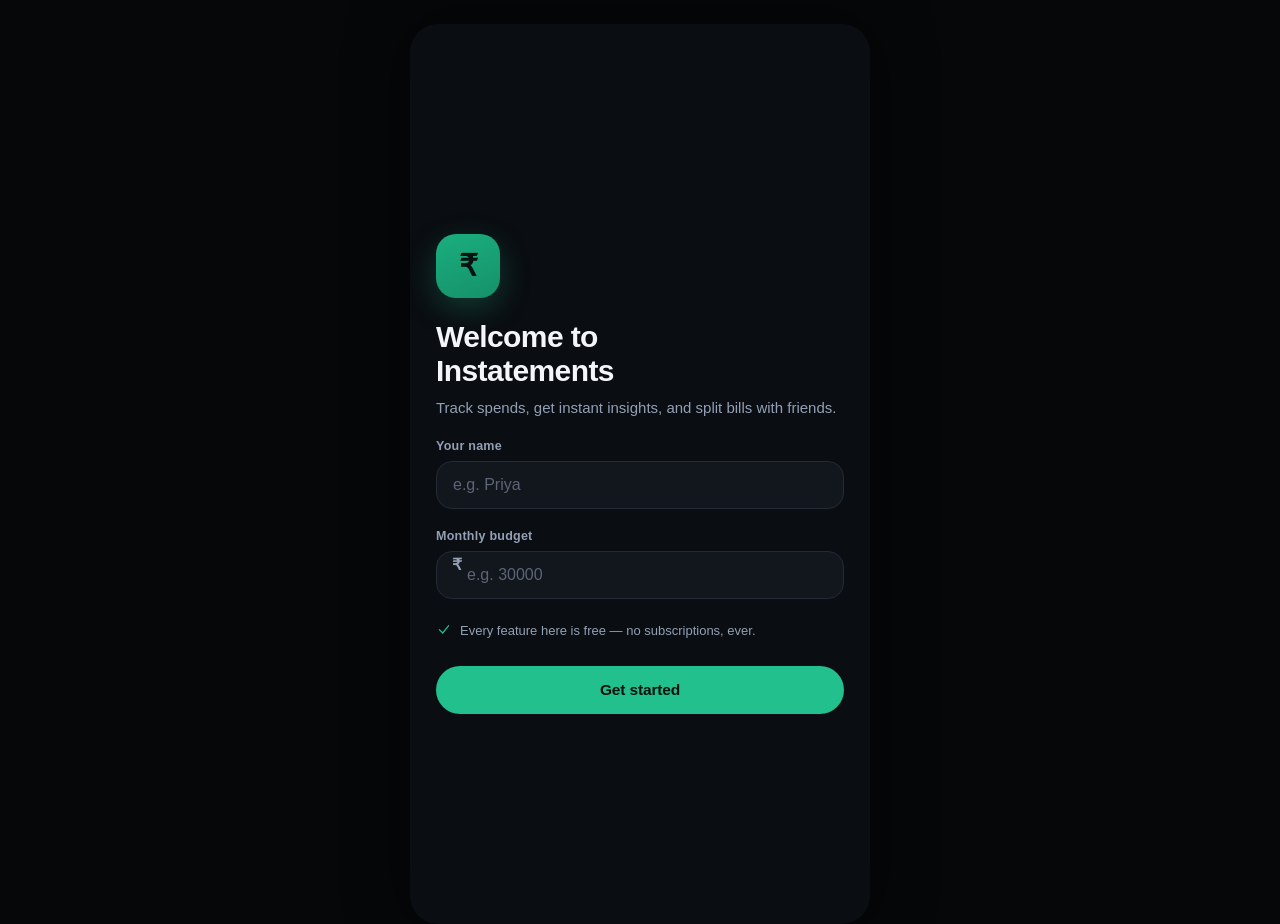
<file: index.html>
<!DOCTYPE html>
<html lang="en">
<head>
<meta charset="UTF-8"/>
<meta name="viewport" content="width=device-width, initial-scale=1, maximum-scale=1, user-scalable=no, viewport-fit=cover"/>
<title>Instatements</title>
<meta name="description" content="Track spends, get instant insights, and split bills with friends. 100% free."/>
<meta name="theme-color" content="#0A0D12"/>
<link rel="manifest" href="./manifest.json"/>
<link rel="icon" href="./icons/icon-192.png"/>
<link rel="apple-touch-icon" href="./icons/apple-touch-icon.png"/>
<meta name="apple-mobile-web-app-capable" content="yes"/>
<meta name="apple-mobile-web-app-status-bar-style" content="black-translucent"/>
<meta name="apple-mobile-web-app-title" content="Instatements"/>
<style>
/* ===== Instatements — design tokens ===== */
:root{
  --bg:#0A0D12;
  --bg-outer:#050709;
  --surface:#12161D;
  --surface-2:#1A2029;
  --surface-3:#212836;
  --border:#242B37;
  --border-soft:#1A202B;
  --text:#F3F5F8;
  --text-dim:#93A0B4;
  --text-faint:#5B6577;

  --green:#22C08C;
  --green-strong:#1AAE7D;
  --green-soft:rgba(34,192,140,.14);
  --red:#F1556C;
  --red-soft:rgba(241,85,108,.14);
  --amber:#F0A742;
  --amber-soft:rgba(240,167,66,.13);
  --violet:#8C7CF0;
  --violet-soft:rgba(140,124,240,.14);
  --blue:#4E8CF2;

  --cat-food:#F1556C;
  --cat-shopping:#4E8CF2;
  --cat-travel:#F0A742;
  --cat-grocery:#2FBF8F;
  --cat-rent:#C2557A;
  --cat-investments:#8C7CF0;
  --cat-health:#41B6E6;
  --cat-emibill:#8892A0;
  --cat-subscriptions:#C77DFF;
  --cat-others:#5C6779;

  --radius-lg:22px;
  --radius-md:16px;
  --radius-sm:11px;
  --radius-pill:999px;

  --ff: -apple-system, BlinkMacSystemFont, "Segoe UI", Roboto, "Helvetica Neue", Arial, sans-serif;
}

*{ box-sizing:border-box; -webkit-tap-highlight-color:transparent; }
html,body{ height:100%; }
body{
  margin:0;
  background:var(--bg-outer);
  color:var(--text);
  font-family:var(--ff);
  -webkit-font-smoothing:antialiased;
  overscroll-behavior-y:none;
}
button, input, textarea, select{ font-family:inherit; color:inherit; }
button{ cursor:pointer; }
h1,h2,h3,p{ margin:0; }
.num{ font-variant-numeric:tabular-nums; font-feature-settings:"tnum" 1; }
::selection{ background:var(--green-soft); }

/* focus visibility */
button:focus-visible, input:focus-visible, textarea:focus-visible, select:focus-visible, [tabindex]:focus-visible{
  outline:2px solid var(--green); outline-offset:2px;
}

@media (prefers-reduced-motion: reduce){
  *{ animation-duration:.001ms !important; transition-duration:.001ms !important; }
}

/* ===== App shell ===== */
.app-shell{
  max-width:460px;
  margin:0 auto;
  min-height:100vh;
  background:var(--bg);
  position:relative;
  display:flex;
  flex-direction:column;
  box-shadow:0 0 60px rgba(0,0,0,.6);
}
@media (min-width:461px){
  body{ padding:24px 0; }
  .app-shell{ min-height:calc(100vh - 48px); border-radius:28px; overflow:hidden; }
}

#screen-container{
  flex:1;
  overflow-y:auto;
  padding-bottom:104px;
  -webkit-overflow-scrolling:touch;
}
.screen{ display:none; padding:18px 18px 8px; animation:fadeIn .18s ease; }
.screen.active{ display:block; }
@keyframes fadeIn{ from{ opacity:0; transform:translateY(4px);} to{opacity:1; transform:none;} }

/* ===== Type scale ===== */
.eyebrow{
  font-size:11.5px; font-weight:700; letter-spacing:.08em; text-transform:uppercase;
  color:var(--text-faint);
}
.h1{ font-size:26px; font-weight:800; letter-spacing:-.02em; }
.h2{ font-size:19px; font-weight:800; letter-spacing:-.01em; }
.sub{ font-size:13.5px; color:var(--text-dim); line-height:1.5; }
.amount-hero{ font-size:38px; font-weight:800; letter-spacing:-.02em; }

/* ===== Screen header ===== */
.screen-header{ padding-top:8px; margin-bottom:18px; }
.screen-header.row{ display:flex; align-items:center; gap:10px; }
.icon-btn{
  width:38px; height:38px; border-radius:var(--radius-pill);
  background:var(--surface-2); border:1px solid var(--border-soft);
  display:flex; align-items:center; justify-content:center; flex-shrink:0;
}
.icon-btn svg{ width:19px; height:19px; }
.icon-btn.ghost{ background:transparent; border-color:transparent; }

/* ===== Buttons ===== */
.btn{
  display:flex; align-items:center; justify-content:center; gap:8px;
  width:100%; padding:15px 18px; border:none; border-radius:var(--radius-pill);
  font-size:15.5px; font-weight:700; letter-spacing:-.01em;
}
.btn-primary{ background:var(--green); color:#06120D; }
.btn-primary:active{ background:var(--green-strong); }
.btn-primary:disabled{ opacity:.4; }
.btn-secondary{ background:var(--surface-2); color:var(--text); border:1px solid var(--border); }
.btn-violet{ background:var(--violet); color:#12102A; }
.btn-danger{ background:var(--red-soft); color:var(--red); }
.btn-sm{ width:auto; padding:9px 16px; font-size:13.5px; }
.btn-text{ background:none; border:none; color:var(--green); font-weight:700; font-size:14px; padding:6px 2px; }

/* ===== Cards ===== */
.card{
  background:var(--surface); border:1px solid var(--border-soft);
  border-radius:var(--radius-lg); padding:16px;
}
.card + .card{ margin-top:12px; }

/* ===== Onboarding ===== */
.onboard{ min-height:100vh; display:flex; flex-direction:column; justify-content:center; padding:32px 26px; }
.onboard-mark{
  width:64px; height:64px; border-radius:20px;
  background:linear-gradient(160deg, var(--green-strong), #16916A);
  display:flex; align-items:center; justify-content:center;
  font-size:30px; font-weight:800; color:#06120D; margin-bottom:22px;
  box-shadow:0 10px 30px rgba(34,192,140,.25);
}
.onboard h1{ font-size:30px; font-weight:800; letter-spacing:-.02em; line-height:1.15; }
.onboard .tagline{ color:var(--text-dim); font-size:15px; margin-top:8px; line-height:1.5; }
.field{ margin-top:20px; }
.field label{ display:block; font-size:12.5px; font-weight:700; color:var(--text-dim); margin-bottom:8px; letter-spacing:.02em; }
.field input{
  width:100%; background:var(--surface); border:1.5px solid var(--border);
  border-radius:var(--radius-md); padding:14px 16px; font-size:16px; color:var(--text);
}
.field input::placeholder{ color:var(--text-faint); }
.field-prefix{ position:relative; }
.field-prefix .pfx{ position:absolute; left:16px; top:50%; transform:translateY(-50%); color:var(--text-dim); font-weight:700; }
.field-prefix input{ padding-left:30px; }
.free-note{ display:flex; align-items:center; gap:8px; margin-top:22px; color:var(--text-dim); font-size:13px; }
.free-note svg{ width:16px; height:16px; color:var(--green); flex-shrink:0; }
.onboard .btn{ margin-top:26px; }

/* ===== Month selector ===== */
.month-switch{ display:flex; align-items:center; justify-content:center; gap:14px; margin-bottom:16px; }
.month-switch button{ background:var(--surface-2); border:1px solid var(--border-soft); width:32px; height:32px; border-radius:var(--radius-pill); display:flex; align-items:center; justify-content:center; }
.month-switch button svg{ width:15px; height:15px; }
.month-switch .label{ font-weight:700; font-size:14.5px; min-width:104px; text-align:center; }
.month-switch button:disabled{ opacity:.3; }

/* ===== Budget ring card ===== */
.ring-wrap{ display:flex; flex-direction:column; align-items:center; padding:6px 0 2px; }
.pct-badge{
  font-size:12px; font-weight:800; padding:5px 12px; border-radius:var(--radius-pill);
  margin-bottom:14px; letter-spacing:.01em;
}
.pct-ok{ background:var(--green-soft); color:var(--green); }
.pct-warn{ background:var(--amber-soft); color:var(--amber); }
.pct-over{ background:var(--red-soft); color:var(--red); }
.donut{ position:relative; width:180px; height:180px; border-radius:50%; display:flex; align-items:center; justify-content:center; }
.donut::after{
  content:""; position:absolute; inset:20px; background:var(--surface); border-radius:50%;
}
.donut-center{ position:relative; z-index:1; display:flex; flex-direction:column; align-items:center; text-align:center; padding:0 14px; }
.donut-center .spent{ font-size:23px; font-weight:800; letter-spacing:-.01em; }
.donut-center .of-budget{ font-size:12px; color:var(--text-faint); margin-top:2px; }
.legend{ display:flex; flex-wrap:wrap; gap:9px 0; margin-top:20px; width:100%; }
.legend-item{ display:flex; align-items:center; gap:7px; width:50%; font-size:12.5px; color:var(--text-dim); padding-right:6px; }
.legend-dot{ width:9px; height:9px; border-radius:50%; flex-shrink:0; }
.legend-amt{ margin-left:auto; color:var(--text); font-weight:700; }

/* ===== AI insight card ===== */
.insight-card{ background:linear-gradient(165deg, var(--surface), var(--surface-2)); border:1px solid var(--border-soft); }
.insight-head{ display:flex; align-items:center; gap:8px; margin-bottom:10px; }
.insight-head svg{ width:15px; height:15px; color:var(--amber); }
.insight-text{ font-size:14px; line-height:1.55; color:var(--text); }
.insight-tip{
  margin-top:12px; background:var(--amber-soft); color:var(--amber);
  padding:10px 13px; border-radius:var(--radius-sm); font-size:12.5px; font-weight:600; line-height:1.5;
}

/* ===== Chips ===== */
.chip-row{ display:flex; gap:8px; overflow-x:auto; padding:2px 0 4px; margin:18px -18px 0; padding-left:18px; padding-right:18px; scrollbar-width:none; }
.chip-row::-webkit-scrollbar{ display:none; }
.chip{
  flex-shrink:0; background:var(--surface); border:1px solid var(--border-soft); color:var(--text-dim);
  padding:9px 15px; border-radius:var(--radius-pill); font-size:13px; font-weight:700; display:flex; align-items:center; gap:6px;
  white-space:nowrap;
}
.chip.active{ background:var(--text); color:#0A0D12; border-color:var(--text); }
.chip .dot{ width:7px; height:7px; border-radius:50%; }

/* ===== Category grid (picker) ===== */
.cat-grid{ display:grid; grid-template-columns:repeat(3,1fr); gap:9px; }
.cat-cell{
  background:var(--surface); border:1.5px solid var(--border-soft); border-radius:var(--radius-md);
  padding:12px 6px; display:flex; flex-direction:column; align-items:center; gap:7px; font-size:11.5px; font-weight:700; color:var(--text-dim);
}
.cat-cell .cat-ic{ width:34px; height:34px; border-radius:11px; display:flex; align-items:center; justify-content:center; }
.cat-cell .cat-ic svg{ width:17px; height:17px; color:#fff; }
.cat-cell.selected{ border-color:var(--green); color:var(--text); background:var(--green-soft); }

/* ===== Section label ===== */
.section-label{ display:flex; align-items:center; justify-content:space-between; margin:22px 0 12px; }
.section-label .eyebrow{ margin:0; }

/* ===== Transaction rows ===== */
.txn-group-label{ font-size:12px; font-weight:700; color:var(--text-faint); margin:18px 0 8px; }
.txn-group-label:first-child{ margin-top:0; }
.txn-row{ display:flex; align-items:center; gap:12px; padding:11px 0; border-bottom:1px solid var(--border-soft); }
.txn-row:last-child{ border-bottom:none; }
.txn-ic{ width:40px; height:40px; border-radius:13px; display:flex; align-items:center; justify-content:center; flex-shrink:0; }
.txn-ic svg{ width:18px; height:18px; color:#fff; }
.txn-mid{ flex:1; min-width:0; }
.txn-mid .name{ font-size:14.5px; font-weight:700; white-space:nowrap; overflow:hidden; text-overflow:ellipsis; }
.txn-mid .meta{ font-size:12px; color:var(--text-faint); margin-top:2px; }
.txn-amt{ font-size:14.5px; font-weight:800; flex-shrink:0; }
.txn-amt.debit{ color:var(--text); }
.txn-amt.credit{ color:var(--green); }
.txn-row{ position:relative; }

.empty-state{ text-align:center; padding:52px 18px 30px; }
.empty-state .ic{ width:56px; height:56px; border-radius:18px; background:var(--surface-2); display:flex; align-items:center; justify-content:center; margin:0 auto 16px; }
.empty-state .ic svg{ width:26px; height:26px; color:var(--text-faint); }
.empty-state h3{ font-size:16px; font-weight:800; margin-bottom:6px; }
.empty-state p{ font-size:13.5px; color:var(--text-dim); line-height:1.5; max-width:280px; margin:0 auto; }
.empty-state .actions{ display:flex; gap:8px; margin-top:18px; justify-content:center; }

/* ===== Search bar ===== */
.search-bar{ display:flex; align-items:center; gap:9px; background:var(--surface); border:1px solid var(--border-soft); border-radius:var(--radius-pill); padding:11px 15px; margin-bottom:6px; }
.search-bar svg{ width:16px; height:16px; color:var(--text-faint); flex-shrink:0; }
.search-bar input{ border:none; background:none; outline:none; font-size:14.5px; width:100%; color:var(--text); }
.search-bar input::placeholder{ color:var(--text-faint); }

/* ===== Log / Add expense screen ===== */
.amount-entry{ text-align:center; padding:14px 0 6px; }
.amount-entry .cur{ font-size:22px; color:var(--text-faint); vertical-align:top; font-weight:700; margin-right:2px; }
.amount-entry input{
  background:none; border:none; outline:none; color:var(--text); font-weight:800;
  font-size:46px; text-align:center; width:100%; letter-spacing:-.02em;
}
.amount-entry input::placeholder{ color:var(--text-faint); }
.textline{
  width:100%; background:var(--surface); border:1.5px solid var(--border); border-radius:var(--radius-md);
  padding:14px 16px; font-size:15px; color:var(--text); margin-top:14px;
}
.textline::placeholder{ color:var(--text-faint); }
.row-2{ display:flex; gap:10px; }
.row-2 > *{ flex:1; }
.mic-btn{
  position:absolute; right:6px; top:50%; transform:translateY(-50%);
  width:38px; height:38px; border-radius:50%; background:var(--surface-2); border:1px solid var(--border-soft);
  display:flex; align-items:center; justify-content:center;
}
.mic-btn svg{ width:16px; height:16px; color:var(--text-dim); }
.mic-btn.listening{ background:var(--red-soft); }
.mic-btn.listening svg{ color:var(--red); }
.mic-btn:disabled{ opacity:.3; }
.field-relative{ position:relative; }

.split-toggle{ display:flex; align-items:center; justify-content:space-between; padding:14px 0 4px; }
.switch{ width:44px; height:26px; border-radius:var(--radius-pill); background:var(--surface-2); border:1px solid var(--border); position:relative; flex-shrink:0; }
.switch::after{ content:""; position:absolute; width:20px; height:20px; border-radius:50%; background:var(--text-faint); top:2px; left:2px; transition:transform .15s ease, background .15s ease; }
.switch.on{ background:var(--green-soft); border-color:var(--green); }
.switch.on::after{ transform:translateX(18px); background:var(--green); }
.member-pick{ display:flex; flex-wrap:wrap; gap:8px; margin-top:12px; }
.member-pick .chip{ }

/* ===== Import screen ===== */
.tab-row{ display:flex; background:var(--surface-2); border-radius:var(--radius-pill); padding:4px; margin-bottom:18px; }
.tab-row button{ flex:1; background:none; border:none; padding:10px 6px; border-radius:var(--radius-pill); font-size:13px; font-weight:700; color:var(--text-dim); }
.tab-row button.active{ background:var(--text); color:#0A0D12; }
.import-pane{ display:none; }
.import-pane.active{ display:block; }
textarea.big-paste{
  width:100%; min-height:150px; background:var(--surface); border:1.5px solid var(--border);
  border-radius:var(--radius-md); padding:14px 16px; font-size:14px; color:var(--text); resize:vertical; line-height:1.55;
}
textarea.big-paste::placeholder{ color:var(--text-faint); }
.dropzone{
  border:1.5px dashed var(--border); border-radius:var(--radius-lg); padding:34px 18px; text-align:center; background:var(--surface);
}
.dropzone svg{ width:30px; height:30px; color:var(--text-faint); margin-bottom:10px; }
.dropzone h3{ font-size:14.5px; font-weight:700; margin-bottom:4px; }
.dropzone p{ font-size:12.5px; color:var(--text-faint); margin-bottom:14px; }
.file-preview{ display:flex; align-items:center; gap:10px; background:var(--surface); border:1px solid var(--border-soft); border-radius:var(--radius-md); padding:12px; margin-top:12px; }
.file-preview img{ width:44px; height:44px; border-radius:9px; object-fit:cover; flex-shrink:0; }
.file-preview .fdoc{ width:44px; height:44px; border-radius:9px; background:var(--surface-2); display:flex; align-items:center; justify-content:center; flex-shrink:0; }
.file-preview .fdoc svg{ width:20px; height:20px; color:var(--text-dim); }
.file-preview .fname{ font-size:13px; font-weight:700; overflow:hidden; text-overflow:ellipsis; white-space:nowrap; flex:1; }
.mini-status{ font-size:12.5px; color:var(--text-dim); margin-top:10px; text-align:center; }
.mini-spinner{ width:15px; height:15px; border-radius:50%; border:2px solid var(--border); border-top-color:var(--green); display:inline-block; animation:spin .7s linear infinite; vertical-align:middle; margin-right:6px; }
@keyframes spin{ to{ transform:rotate(360deg); } }

/* ===== Review list ===== */
.review-row{ display:flex; align-items:center; gap:11px; padding:11px 0; border-bottom:1px solid var(--border-soft); }
.review-row:last-child{ border-bottom:none; }
.check{ width:21px; height:21px; border-radius:7px; border:1.5px solid var(--border); flex-shrink:0; display:flex; align-items:center; justify-content:center; }
.check.checked{ background:var(--green); border-color:var(--green); }
.check svg{ width:12px; height:12px; color:#06120D; }
.review-mid{ flex:1; min-width:0; }
.review-mid .rname{ font-size:14px; font-weight:700; white-space:nowrap; overflow:hidden; text-overflow:ellipsis; }
.review-cat-select{ font-size:11.5px; color:var(--text-faint); background:none; border:none; margin-top:2px; padding:0; }
.review-amt{ font-size:14px; font-weight:800; flex-shrink:0; }
.review-summary{ position:sticky; bottom:0; background:var(--bg); padding-top:14px; }
.credit-note{ font-size:12px; color:var(--text-faint); text-align:center; margin-top:10px; }

/* ===== Groups ===== */
.group-card{ display:flex; align-items:center; gap:13px; padding:15px; }
.group-avatar{
  width:46px; height:46px; border-radius:15px; background:var(--violet-soft); color:var(--violet);
  display:flex; align-items:center; justify-content:center; font-weight:800; font-size:17px; flex-shrink:0;
}
.group-mid{ flex:1; min-width:0; }
.group-mid .gname{ font-size:15px; font-weight:800; }
.group-mid .gmeta{ font-size:12.5px; color:var(--text-faint); margin-top:2px; }
.group-bal{ text-align:right; flex-shrink:0; }
.group-bal .amt{ font-size:14.5px; font-weight:800; }
.group-bal .lbl{ font-size:11px; color:var(--text-faint); margin-top:1px; }
.bal-pos{ color:var(--green); }
.bal-neg{ color:var(--red); }
.bal-zero{ color:var(--text-faint); }

.gd-stats{ display:flex; margin-top:16px; border-top:1px solid var(--border-soft); border-bottom:1px solid var(--border-soft); }
.gd-stats > div{ flex:1; text-align:center; padding:13px 4px; border-right:1px solid var(--border-soft); }
.gd-stats > div:last-child{ border-right:none; }
.gd-stats .v{ font-size:14.5px; font-weight:800; }
.gd-stats .l{ font-size:10.5px; color:var(--text-faint); margin-top:3px; text-transform:uppercase; letter-spacing:.04em; }
.member-row{ display:flex; align-items:center; justify-content:space-between; padding:11px 0; border-bottom:1px solid var(--border-soft); }
.member-row:last-child{ border-bottom:none; }
.member-name{ font-size:14px; font-weight:700; display:flex; align-items:center; gap:9px; }
.member-avatar{ width:30px; height:30px; border-radius:50%; background:var(--surface-2); display:flex; align-items:center; justify-content:center; font-size:12px; font-weight:800; color:var(--text-dim); }
.member-bal-txt{ font-size:13.5px; font-weight:700; }
.settle-btn{ font-size:11.5px; font-weight:700; color:var(--green); background:var(--green-soft); border:none; padding:6px 11px; border-radius:var(--radius-pill); margin-left:8px; }

.exp-row{ display:flex; gap:12px; padding:11px 0; border-bottom:1px solid var(--border-soft); }
.exp-row:last-child{ border-bottom:none; }
.exp-date{ width:38px; text-align:center; flex-shrink:0; }
.exp-date .d{ font-size:15px; font-weight:800; line-height:1.1; }
.exp-date .m{ font-size:9.5px; color:var(--text-faint); text-transform:uppercase; letter-spacing:.04em; }
.exp-mid{ flex:1; min-width:0; }
.exp-mid .t{ font-size:14px; font-weight:700; }
.exp-mid .s{ font-size:12px; color:var(--text-faint); margin-top:2px; }
.exp-amt{ font-size:14px; font-weight:800; flex-shrink:0; }

/* ===== Settings ===== */
.settings-row{ display:flex; align-items:center; justify-content:space-between; padding:14px 0; border-bottom:1px solid var(--border-soft); }
.settings-row:last-child{ border-bottom:none; }
.settings-row .lbl{ font-size:14.5px; font-weight:700; }
.settings-row .desc{ font-size:12px; color:var(--text-faint); margin-top:2px; }
.settings-row .val{ color:var(--text-dim); font-size:14px; }
.settings-edit{ background:none; border:none; color:var(--green); font-weight:700; font-size:13.5px; }

/* ===== Bottom nav + FAB ===== */
.bottomnav{
  position:absolute; left:0; right:0; bottom:0; height:72px;
  background:rgba(10,13,18,.92); backdrop-filter:blur(14px);
  border-top:1px solid var(--border-soft);
  display:flex; align-items:center; padding-bottom:8px;
  max-width:460px; margin:0 auto;
}
.bottomnav button{ flex:1; height:100%; background:none; border:none; display:flex; flex-direction:column; align-items:center; justify-content:center; gap:4px; color:var(--text-faint); }
.bottomnav button svg{ width:21px; height:21px; }
.bottomnav button span{ font-size:10px; font-weight:700; }
.bottomnav button.active{ color:var(--green); }
.fab{
  position:absolute; right:18px; bottom:88px; width:56px; height:56px; border-radius:50%;
  background:var(--green); border:none; display:flex; align-items:center; justify-content:center;
  box-shadow:0 10px 24px rgba(34,192,140,.35); z-index:5;
  max-width:460px;
}
.fab svg{ width:24px; height:24px; color:#06120D; }

/* ===== Sheet / modal ===== */
.sheet-backdrop{ position:absolute; inset:0; background:rgba(0,0,0,.55); z-index:20; display:none; max-width:460px; margin:0 auto; }
.sheet-backdrop.show{ display:block; }
.sheet{
  position:absolute; left:0; right:0; bottom:0; background:var(--surface-2); border-radius:24px 24px 0 0;
  padding:10px 20px 26px; z-index:21; transform:translateY(100%); transition:transform .22s ease;
  border-top:1px solid var(--border);
}
.sheet-backdrop.show .sheet{ transform:translateY(0); }
.sheet-handle{ width:36px; height:4px; background:var(--border); border-radius:99px; margin:6px auto 16px; }
.sheet h3{ font-size:16px; font-weight:800; margin-bottom:4px; }
.sheet p{ font-size:13.5px; color:var(--text-dim); line-height:1.5; margin-bottom:18px; }
.sheet .row-2{ margin-top:8px; }

/* ===== Toast ===== */
.toast{
  position:absolute; left:18px; right:18px; bottom:96px; background:var(--surface-3); border:1px solid var(--border);
  color:var(--text); padding:13px 16px; border-radius:var(--radius-md); font-size:13.5px; font-weight:700;
  display:flex; align-items:center; gap:9px; z-index:30; opacity:0; transform:translateY(8px); pointer-events:none;
  transition:opacity .2s ease, transform .2s ease; max-width:424px; margin:0 auto;
}
.toast.show{ opacity:1; transform:none; }
.toast svg{ width:17px; height:17px; color:var(--green); flex-shrink:0; }

/* small helpers */
.mt-0{ margin-top:0 !important; }
.hidden{ display:none !important; }
.grow{ flex:1; }
.flex-between{ display:flex; align-items:center; justify-content:space-between; }
.gap-8{ gap:8px; }
.mb-14{ margin-bottom:14px; }
</style>
</head>
<body>
<div class="app-shell" id="app-shell">

  <!-- ===================== ONBOARDING ===================== -->
  <section class="screen active" id="screen-onboarding" style="padding:0;">
    <div class="onboard">
      <div class="onboard-mark">₹</div>
      <h1>Welcome to<br/>Instatements</h1>
      <p class="tagline">Track spends, get instant insights, and split bills with friends.</p>

      <div class="field">
        <label for="ob-name">Your name</label>
        <input id="ob-name" type="text" placeholder="e.g. Priya" maxlength="24" autocomplete="off"/>
      </div>
      <div class="field field-prefix">
        <label for="ob-budget">Monthly budget</label>
        <span class="pfx">₹</span>
        <input id="ob-budget" type="number" inputmode="decimal" placeholder="e.g. 30000" min="0"/>
      </div>

      <div class="free-note">
        <span data-icon="check" data-size="16" data-color="var(--green)"></span>
        <span>Every feature here is free — no subscriptions, ever.</span>
      </div>

      <button class="btn btn-primary" id="ob-continue">Get started</button>
    </div>
  </section>

  <!-- ===================== MAIN APP ===================== -->
  <div id="main-frame" class="hidden" style="display:flex; flex-direction:column; flex:1; min-height:100%; position:relative;">
    <main id="screen-container">

      <!-- ---------- HOME ---------- -->
      <section class="screen" id="screen-home">
        <div class="screen-header row" style="justify-content:space-between;">
          <div>
            <div class="eyebrow">INSTATEMENTS</div>
            <div class="h2" id="home-greeting">Hi there</div>
          </div>
          <div style="display:flex; gap:8px;">
            <button class="icon-btn" id="home-import-btn" aria-label="Import transactions"><span data-icon="upload" data-size="17"></span></button>
            <button class="icon-btn" id="home-settings-btn" aria-label="Settings"><span data-icon="sliders" data-size="17"></span></button>
          </div>
        </div>

        <div class="month-switch">
          <button id="month-prev" aria-label="Previous month"><span data-icon="chevronLeft" data-size="14"></span></button>
          <div class="label" id="month-label">—</div>
          <button id="month-next" aria-label="Next month"><span data-icon="chevronRight" data-size="14"></span></button>
        </div>

        <div class="card">
          <div class="ring-wrap">
            <div class="pct-badge pct-ok" id="pct-badge">0% used</div>
            <div class="donut" id="donut-chart">
              <div class="donut-center">
                <div class="spent num" id="donut-spent">₹0</div>
                <div class="of-budget num" id="donut-budget">of ₹0</div>
              </div>
            </div>
            <div class="legend" id="legend-list"></div>
          </div>
        </div>

        <div class="card insight-card" id="insight-card">
          <div class="insight-head"><span data-icon="sparkle" data-size="14" data-color="var(--amber)"></span><span class="eyebrow">AI Insights</span></div>
          <p class="insight-text" id="insight-text">—</p>
          <div class="insight-tip hidden" id="insight-tip"></div>
        </div>

        <div class="chip-row" id="cat-filter-row"></div>

        <div class="section-label"><span class="eyebrow">Transactions</span></div>
        <div id="home-txn-list"></div>
      </section>

      <!-- ---------- HISTORY ---------- -->
      <section class="screen" id="screen-history">
        <div class="screen-header"><div class="h2">History</div></div>
        <div class="search-bar">
          <span data-icon="search" data-size="15"></span>
          <input id="history-search" type="text" placeholder="Search transactions"/>
        </div>
        <div id="history-list" style="margin-top:12px;"></div>
      </section>

      <!-- ---------- ADD / LOG THE SPEND ---------- -->
      <section class="screen" id="screen-add">
        <div class="screen-header row" style="align-items:flex-start;">
          <button class="icon-btn" id="add-close" aria-label="Close"><span data-icon="x" data-size="16"></span></button>
          <div>
            <div class="h2" id="add-title">Log the spend</div>
            <div class="sub">Capture what's spent, and split it if needed.</div>
          </div>
        </div>

        <div class="card">
          <div class="amount-entry field-relative">
            <span class="cur">₹</span><input id="add-amount" type="number" inputmode="decimal" placeholder="0"/>
            <button class="mic-btn" id="add-mic" aria-label="Add by voice" title="Speak the expense"><span data-icon="mic" data-size="16"></span></button>
          </div>
          <div class="sub hidden" id="add-mic-status" style="text-align:center; margin-top:2px;"></div>
          <input class="textline" id="add-desc" type="text" placeholder="What's this for? e.g. Groceries, Cricket bat" maxlength="60"/>
          <input class="textline" id="add-date" type="date"/>
        </div>

        <div id="add-cat-section">
          <div class="section-label"><span class="eyebrow">Category</span></div>
          <div class="cat-grid" id="add-cat-grid"></div>
        </div>

        <div class="card" style="margin-top:14px;">
          <div class="split-toggle">
            <div>
              <div style="font-weight:700; font-size:14.5px;">Split with a group</div>
              <div class="sub" style="margin-top:2px;">Divide this with friends instead</div>
            </div>
            <button class="switch" id="add-split-switch" aria-label="Toggle split with group"></button>
          </div>
          <p class="sub hidden" id="add-no-groups-msg" style="margin-top:10px;">You don't have any groups yet — create one from the Split tab first.</p>
          <div id="add-split-detail" class="hidden">
            <select class="textline" id="add-group-select" style="margin-top:12px;"></select>
            <div class="member-pick" id="add-member-pick"></div>
            <div style="margin-top:14px;">
              <label style="font-size:12px; color:var(--text-faint); font-weight:700; letter-spacing:.02em;">PAID BY</label>
              <select class="textline" id="add-paidby-select" style="margin-top:6px;"></select>
            </div>
            <p class="sub" style="margin-top:12px;">Shared expenses live in the group's ledger and won't count toward your personal budget above.</p>
          </div>
        </div>

        <button class="btn btn-primary" id="add-save" style="margin-top:20px;">Save expense</button>
      </section>

      <!-- ---------- IMPORT ---------- -->
      <section class="screen" id="screen-import">
        <div class="screen-header row">
          <button class="icon-btn" id="import-back" aria-label="Back"><span data-icon="chevronLeft" data-size="16"></span></button>
          <div>
            <div class="h2">Import transactions</div>
            <div class="sub">Bring in spends from SMS, a statement, or a file — all free.</div>
          </div>
        </div>

        <div class="tab-row">
          <button class="active" data-tab="paste">Paste text</button>
          <button data-tab="file">Upload file</button>
        </div>

        <div class="import-pane active" id="import-pane-paste">
          <textarea class="big-paste" id="import-textarea" placeholder="Paste your bank SMS alerts or statement text here — one transaction per line…"></textarea>
          <button class="btn-text" id="import-sample-btn">Try a sample →</button>
          <button class="btn btn-primary" id="import-parse-btn" style="margin-top:10px;">Detect transactions</button>
        </div>

        <div class="import-pane" id="import-pane-file">
          <div class="dropzone" id="import-dropzone">
            <span data-icon="upload" data-size="26"></span>
            <h3>Bank statement or SMS export</h3>
            <p>PDF, CSV or TXT — read entirely on your device</p>
            <button class="btn btn-secondary btn-sm" id="import-file-pick" type="button">Choose file</button>
            <input type="file" id="import-file-input" accept=".pdf,.csv,.txt,.jpg,.jpeg,.png" class="hidden"/>
          </div>
          <div id="import-file-preview"></div>
          <div class="mini-status hidden" id="import-file-status"></div>
        </div>
      </section>

      <!-- ---------- IMPORT REVIEW ---------- -->
      <section class="screen" id="screen-import-review">
        <div class="screen-header row">
          <button class="icon-btn" id="review-back" aria-label="Close"><span data-icon="x" data-size="16"></span></button>
          <div>
            <div class="h2" id="review-title">Review &amp; confirm</div>
            <div class="sub" id="review-subtitle">0 found</div>
          </div>
        </div>
        <div id="review-list"></div>
        <p class="credit-note hidden" id="review-credit-note"></p>
        <div class="review-summary">
          <button class="btn btn-primary" id="review-confirm-btn">Add transactions</button>
        </div>
      </section>

      <!-- ---------- GROUPS (SPLIT) LIST ---------- -->
      <section class="screen" id="screen-groups">
        <div class="screen-header row" style="justify-content:space-between; align-items:flex-start;">
          <div>
            <div class="h2">Split</div>
            <div class="sub" style="margin-top:2px;">Track who owes who.</div>
          </div>
          <button class="btn btn-secondary btn-sm" id="new-group-btn" type="button">+ New group</button>
        </div>
        <div id="groups-list"></div>
      </section>

      <!-- ---------- GROUP DETAIL ---------- -->
      <section class="screen" id="screen-group-detail">
        <div class="screen-header row" style="justify-content:space-between;">
          <div style="display:flex; align-items:center; gap:8px;">
            <button class="icon-btn" id="gd-back" aria-label="Back"><span data-icon="chevronLeft" data-size="16"></span></button>
            <div class="h2" id="gd-name">Group</div>
          </div>
          <button class="icon-btn" id="gd-add-friend" aria-label="Add friend"><span data-icon="plus" data-size="16"></span></button>
        </div>

        <div style="text-align:center; padding:4px 0 2px;">
          <div class="eyebrow">TOTAL SPENT</div>
          <div class="amount-hero num" id="gd-total">₹0</div>
          <div class="sub" id="gd-yourbalance" style="margin-top:4px;"></div>
        </div>

        <div class="gd-stats">
          <div><div class="v" id="gd-friends">0</div><div class="l">Friends</div></div>
          <div><div class="v" id="gd-expenses">0</div><div class="l">Expenses</div></div>
          <div><div class="v" id="gd-last">—</div><div class="l">Last expense</div></div>
        </div>

        <div class="section-label"><span class="eyebrow">Balances</span></div>
        <div id="gd-balances"></div>

        <div class="section-label"><span class="eyebrow">Recent expenses</span></div>
        <div id="gd-expenses-list"></div>

        <button class="btn btn-primary" id="gd-add-expense" style="margin-top:18px;">+ Add expense</button>
      </section>

      <!-- ---------- SETTINGS ---------- -->
      <section class="screen" id="screen-settings">
        <div class="screen-header"><div class="h2">Settings</div></div>

        <div class="card">
          <div class="settings-row">
            <div><div class="lbl">Your name</div><div class="desc" id="set-name-val">—</div></div>
            <button class="settings-edit" id="set-edit-name" type="button">Edit</button>
          </div>
          <div class="settings-row">
            <div><div class="lbl">Monthly budget</div><div class="desc" id="set-budget-val">₹0</div></div>
            <button class="settings-edit" id="set-edit-budget" type="button">Edit</button>
          </div>
        </div>

        <div class="section-label"><span class="eyebrow">Your data</span></div>
        <div class="card">
          <div class="settings-row">
            <div><div class="lbl">Export backup</div><div class="desc">Save everything as a file</div></div>
            <button class="settings-edit" id="set-export" type="button">Export</button>
          </div>
          <div class="settings-row">
            <div><div class="lbl">Restore backup</div><div class="desc">Load a previously exported file</div></div>
            <button class="settings-edit" id="set-import" type="button">Restore</button>
            <input type="file" id="set-import-input" accept="application/json,.json" class="hidden"/>
          </div>
          <div class="settings-row">
            <div><div class="lbl">Clear all data</div><div class="desc">Remove every transaction and group</div></div>
            <button class="settings-edit" id="set-clear" type="button" style="color:var(--red);">Clear</button>
          </div>
        </div>

        <div class="section-label"><span class="eyebrow">About</span></div>
        <div class="card">
          <p class="sub">Instatements is completely free — every feature you see, no subscriptions, no paywalls, no ads.</p>
        </div>
        <p class="sub" style="text-align:center; margin:22px 0 8px;">Instatements · v1.0</p>
      </section>

    </main>

    <button class="fab" id="fab-add" aria-label="Log an expense"><span data-icon="plus" data-size="23"></span></button>

    <nav class="bottomnav">
      <button data-nav="home" class="active"><span data-icon="home" data-size="20"></span><span>Home</span></button>
      <button data-nav="history"><span data-icon="list" data-size="20"></span><span>History</span></button>
      <button data-nav="groups"><span data-icon="users" data-size="20"></span><span>Split</span></button>
      <button data-nav="settings"><span data-icon="sliders" data-size="20"></span><span>Settings</span></button>
    </nav>

    <div class="sheet-backdrop" id="sheet-backdrop">
      <div class="sheet" id="sheet-content"></div>
    </div>

    <div class="toast" id="toast"><span data-icon="check" data-size="16"></span><span id="toast-msg"></span></div>
  </div>

</div>
<script>
(function(){
'use strict';

/* ============================================================
   ICON LIBRARY — simple, safe primitives (lines/circles/rects)
   ============================================================ */
var ICONS = {
  home: '<polyline points="3,12 12,4 21,12"/><rect x="5.5" y="11" width="13" height="9" rx="1.5"/><rect x="10" y="14" width="4" height="6"/>',
  list: '<line x1="5" y1="7" x2="19" y2="7"/><line x1="5" y1="12" x2="19" y2="12"/><line x1="5" y1="17" x2="19" y2="17"/>',
  users: '<circle cx="9" cy="8" r="3"/><path d="M4 19c0-3.5 2.5-6 5-6s5 2.5 5 6"/><circle cx="17" cy="7" r="2.3"/><path d="M15 12c2 .3 3.5 2 4 4.5"/>',
  sliders: '<line x1="6" y1="4" x2="6" y2="7.2"/><circle cx="6" cy="9.5" r="2"/><line x1="6" y1="11.8" x2="6" y2="20"/><line x1="12" y1="4" x2="12" y2="12.8"/><circle cx="12" cy="15" r="2"/><line x1="12" y1="17.2" x2="12" y2="20"/><line x1="18" y1="4" x2="18" y2="4.8"/><circle cx="18" cy="7" r="2"/><line x1="18" y1="9.2" x2="18" y2="20"/>',
  plus: '<line x1="12" y1="5" x2="12" y2="19"/><line x1="5" y1="12" x2="19" y2="12"/>',
  search: '<circle cx="10.5" cy="10.5" r="6.5"/><line x1="15.3" y1="15.3" x2="20" y2="20"/>',
  chevronLeft: '<polyline points="15,5 9,12 15,19"/>',
  chevronRight: '<polyline points="9,5 15,12 9,19"/>',
  x: '<line x1="6" y1="6" x2="18" y2="18"/><line x1="18" y1="6" x2="6" y2="18"/>',
  check: '<polyline points="5,13 10,18 19,7"/>',
  mic: '<rect x="9" y="3" width="6" height="11" rx="3"/><path d="M6 11a6 6 0 0 0 12 0"/><line x1="12" y1="17" x2="12" y2="21"/><line x1="9" y1="21" x2="15" y2="21"/>',
  upload: '<path d="M12 15V4"/><polyline points="7,9 12,4 17,9"/><path d="M4 16v2a2 2 0 0 0 2 2h12a2 2 0 0 0 2-2v-2"/>',
  sparkle: '<path d="M12 3 L13.6 9.8 L20.5 11.5 L13.6 13.2 L12 20 L10.4 13.2 L3.5 11.5 L10.4 9.8 Z"/>',
  doc: '<rect x="6" y="3" width="12" height="18" rx="1.5"/><line x1="9" y1="8" x2="15" y2="8"/><line x1="9" y1="12" x2="15" y2="12"/><line x1="9" y1="16" x2="13" y2="16"/>',
  inbox: '<path d="M4 12h4l2 3h4l2-3h4"/><path d="M5 6h14l1 6v7a1.5 1.5 0 0 1-1.5 1.5h-13A1.5 1.5 0 0 1 4 19v-7l1-6z"/>',
  cat_food: '<line x1="8" y1="4" x2="8" y2="10"/><line x1="10" y1="4" x2="10" y2="10"/><line x1="12" y1="4" x2="12" y2="10"/><line x1="10" y1="10" x2="10" y2="20"/><line x1="16" y1="4" x2="16" y2="20"/>',
  cat_shopping: '<path d="M7 8h10l-1 12H8L7 8z"/><path d="M9 8a3 3 0 0 1 6 0"/>',
  cat_travel: '<path d="M3 12l18-8-8 18-2-8-8-2z"/>',
  cat_grocery: '<path d="M4 6h2l2 11h10l2-8H7"/><circle cx="9" cy="20" r="1.3"/><circle cx="16" cy="20" r="1.3"/>',
  cat_rent: '<polyline points="4,11 12,4 20,11"/><rect x="6" y="11" width="12" height="9"/>',
  cat_investments: '<polyline points="4,17 10,10 14,13 20,6"/><polyline points="15,6 20,6 20,11"/>',
  cat_health: '<circle cx="12" cy="12" r="8"/><line x1="12" y1="8" x2="12" y2="16"/><line x1="8" y1="12" x2="16" y2="12"/>',
  cat_subscriptions: '<rect x="5" y="8" width="11" height="11" rx="2"/><path d="M9 8V6a1 1 0 0 1 1-1h9a1 1 0 0 1 1 1v9a1 1 0 0 1-1 1h-2"/>',
  cat_others: '<circle cx="7" cy="12" r="1.6"/><circle cx="12" cy="12" r="1.6"/><circle cx="17" cy="12" r="1.6"/>'
};

function svgIcon(name, opts){
  opts = opts || {};
  var size = opts.size || 20;
  var stroke = opts.color || 'currentColor';
  var inner = ICONS[name] || '';
  var filled = (name === 'sparkle');
  return '<svg viewBox="0 0 24 24" width="'+size+'" height="'+size+'" fill="'+(filled?stroke:'none')+'" stroke="'+(filled?'none':stroke)+'" stroke-width="1.8" stroke-linecap="round" stroke-linejoin="round">'+inner+'</svg>';
}

function mountIcons(root){
  var scope = root || document;
  var nodes = scope.querySelectorAll('[data-icon]:not([data-mounted])');
  for(var i=0;i<nodes.length;i++){
    var el = nodes[i];
    var name = el.getAttribute('data-icon');
    var size = el.getAttribute('data-size') || 20;
    var color = el.getAttribute('data-color') || 'currentColor';
    el.innerHTML = svgIcon(name, {size: parseInt(size,10), color: color});
    el.setAttribute('data-mounted','1');
  }
}

/* ============================================================
   CATEGORIES
   ============================================================ */
var CATEGORIES = [
  {id:'food', label:'Food', color:'var(--cat-food)', icon:'cat_food'},
  {id:'shopping', label:'Shopping', color:'var(--cat-shopping)', icon:'cat_shopping'},
  {id:'travel', label:'Travel', color:'var(--cat-travel)', icon:'cat_travel'},
  {id:'grocery', label:'Grocery', color:'var(--cat-grocery)', icon:'cat_grocery'},
  {id:'rent', label:'Rent', color:'var(--cat-rent)', icon:'cat_rent'},
  {id:'investments', label:'Investments', color:'var(--cat-investments)', icon:'cat_investments'},
  {id:'health', label:'Health', color:'var(--cat-health)', icon:'cat_health'},
  {id:'emibill', label:'EMI/Bill', color:'var(--cat-emibill)', icon:'doc'},
  {id:'subscriptions', label:'Subscriptions', color:'var(--cat-subscriptions)', icon:'cat_subscriptions'},
  {id:'others', label:'Others', color:'var(--cat-others)', icon:'cat_others'}
];
var CAT_MAP = {};
CATEGORIES.forEach(function(c){ CAT_MAP[c.id] = c; });
function catInfo(id){ return CAT_MAP[id] || CAT_MAP.others; }

/* ============================================================
   CORE LOGIC — parsing, categorizing, balances, insights
   (unit-tested standalone before being embedded here)
   ============================================================ */
var CATEGORY_KEYWORDS = {
  food: ['swiggy','zomato','food','restaurant','cafe','dominos','pizza','mcdonald','kfc','starbucks','truffles','biryani','eatsure','faasos','box8'],
  shopping: ['amazon','flipkart','myntra','ajio','nykaa','shopping','mall','meesho','snapdeal','store'],
  travel: ['uber','ola','irctc','indigo','airline','flight','train','redbus','makemytrip','goibibo','ibibo','yatra','rapido','cab','metro','fuel','petrol','diesel'],
  grocery: ['bigbasket','blinkit','zepto','grocery','dmart','reliance fresh','more supermarket','instamart','milk','vegetable'],
  rent: ['rent','landlord','housing','flat owner'],
  investments: ['zerodha','groww','upstox','mutual fund','sip','stocks','coin','indmoney','nps'],
  health: ['pharmacy','hospital','apollo','clinic','medplus','doctor','diagnostic','medical','1mg','pharmeasy'],
  emibill: ['electricity','emi','loan','jio','airtel','vi','recharge','bill','broadband','wifi','gas bill','water bill','bses'],
  subscriptions: ['netflix','spotify','hotstar','prime video','youtube premium','subscription','audible','apple media','icloud','playstation','xbox','adobe','creative cloud']
};
var CATEGORY_ORDER = ['food','shopping','travel','grocery','rent','investments','health','emibill','subscriptions','others'];

function guessCategory(text){
  var t = String(text||'').toLowerCase();
  for(var i=0;i<CATEGORY_ORDER.length;i++){
    var cat = CATEGORY_ORDER[i];
    if(cat === 'others') continue;
    var words = CATEGORY_KEYWORDS[cat] || [];
    for(var j=0;j<words.length;j++){
      var w = words[j].trim();
      if(!w) continue;
      var escaped = w.replace(/[.*+?^${}()|[\]\\]/g, '\\$&');
      var re = new RegExp('\\b' + escaped + '\\b', 'i');
      if(re.test(t)) return cat;
    }
  }
  return 'others';
}

function extractAmount(line){
  var patterns = [
    /(?:rs|inr|₹)\.?\s*([\d,]+(?:\.\d{1,2})?)/i,
    /([\d,]+(?:\.\d{1,2})?)\s*(?:rs\.?|inr|rupees)/i
  ];
  for(var i=0;i<patterns.length;i++){
    var m = line.match(patterns[i]);
    if(m){
      var num = parseFloat(m[1].replace(/,/g, ''));
      if(!isNaN(num) && num > 0) return num;
    }
  }
  var m2 = line.match(/\b(\d{1,3}(?:,\d{2,3})*\.\d{2}|\d+\.\d{2})\b/);
  if(m2){
    var num2 = parseFloat(m2[1].replace(/,/g, ''));
    if(!isNaN(num2) && num2 > 0) return num2;
  }
  return null;
}

function extractAmountLoose(text){
  var m = String(text||'').match(/\b(\d+(?:\.\d{1,2})?)\b/);
  if(m){ var n = parseFloat(m[1]); if(!isNaN(n) && n>0) return n; }
  return null;
}

function extractMerchant(line){
  var patterns = [
    /(?:paid to|paid at|sent to)\s+([A-Za-z0-9&.\-' ]{2,40}?)(?:\s+(?:via|on|using|ref|for|txn|upi id|\.)|$)/i,
    /(?:to|at)\s+([A-Z][A-Za-z0-9&.\-' ]{2,40}?)(?:\s+(?:via|on|using|ref|for|txn|dated)|[.,]|$)/i,
    /(?:from)\s+([A-Z][A-Za-z0-9&.\-' ]{2,40}?)(?:\s+(?:via|on|using|ref|for|txn|dated)|[.,]|$)/i
  ];
  for(var i=0;i<patterns.length;i++){
    var m = line.match(patterns[i]);
    if(m){
      var name = m[1].trim().replace(/\s{2,}/g, ' ');
      if(name.length >= 2) return name;
    }
  }
  if(line.indexOf(',') !== -1){
    var fields = line.split(',').map(function(f){ return f.trim(); }).filter(Boolean);
    var isDateLike = function(f){ return /^\d{1,4}[\/\-.]\d{1,2}[\/\-.]\d{1,4}$/.test(f); };
    var isNumericLike = function(f){ return /^[\d,.]+$/.test(f); };
    var isTypeLike = function(f){ return /^(debit|credit|dr|cr)$/i.test(f); };
    for(var k=0;k<fields.length;k++){
      var f = fields[k];
      if(!isDateLike(f) && !isNumericLike(f) && !isTypeLike(f) && /[A-Za-z]{3,}/.test(f)) return f;
    }
  }
  return null;
}

function extractDate(line, fallback){
  var m = line.match(/\b(\d{1,2})[-\/](\d{1,2})[-\/](\d{2,4})\b/);
  if(m){
    var d = parseInt(m[1],10), mo = parseInt(m[2],10), y = parseInt(m[3],10);
    if(y < 100) y += 2000;
    if(mo>=1 && mo<=12 && d>=1 && d<=31){
      var dt = new Date(y, mo-1, d);
      if(!isNaN(dt.getTime())) return isoFromDate(dt);
    }
  }
  return fallback;
}

function parseImportText(raw, todayIso){
  var lines = String(raw||'').split('\n').map(function(l){ return l.trim(); }).filter(Boolean);
  var results = [];
  for(var i=0;i<lines.length;i++){
    var line = lines[i];
    var amount = extractAmount(line);
    if(amount == null) continue;
    var merchant = extractMerchant(line) || (line.length > 40 ? line.slice(0,40) + '…' : line);
    var category = guessCategory(merchant + ' ' + line);
    var date = extractDate(line, todayIso);
    var isCredit = /\b(credited|credit|received|refund(?:ed)?)\b/i.test(line) && !/\b(debited|debit)\b/i.test(line);
    results.push({merchant: merchant, amount: amount, category: category, date: date, type: isCredit ? 'credit' : 'debit', raw: line});
  }
  return results;
}

function computeBalances(members, expenses, settlements){
  var net = {};
  (members||[]).forEach(function(m){ net[m.id] = 0; });
  (expenses||[]).forEach(function(e){
    var share = e.amount / e.splitAmong.length;
    if(net[e.paidBy] === undefined) net[e.paidBy] = 0;
    net[e.paidBy] += e.amount;
    e.splitAmong.forEach(function(mid){
      if(net[mid] === undefined) net[mid] = 0;
      net[mid] -= share;
    });
  });
  (settlements||[]).forEach(function(s){
    if(net[s.from] === undefined) net[s.from] = 0;
    if(net[s.to] === undefined) net[s.to] = 0;
    net[s.from] += s.amount;
    net[s.to] -= s.amount;
  });
  return net;
}

function generateInsight(p){
  var spent = p.spent, budget = p.budget, dayOfMonth = p.dayOfMonth, daysInM = p.daysInMonth,
      isCurrentMonth = p.isCurrentMonth, mLabel = p.monthLabel;
  var pctBudget = budget > 0 ? (spent / budget) * 100 : 0;
  var pctTime = (dayOfMonth / daysInM) * 100;
  var remainingBudget = Math.max(budget - spent, 0);
  var remainingDays = Math.max(daysInM - dayOfMonth, 1);
  var dailyPace = remainingBudget / remainingDays;
  var headline;

  if(!isCurrentMonth){
    headline = budget > 0
      ? ('You spent ' + fmtINR(spent) + ' in ' + mLabel + ' — ' + pctBudget.toFixed(0) + '% of your ' + fmtINR(budget) + ' budget.')
      : ('You spent ' + fmtINR(spent) + ' in ' + mLabel + '.');
  } else if(budget <= 0){
    headline = 'You have logged ' + fmtINR(spent) + ' so far this month. Set a monthly budget in Settings to unlock pace tracking and tips.';
  } else if(spent === 0){
    headline = 'No spends logged yet this month. Log your first expense to start getting insights.';
  } else if(pctBudget < pctTime - 8){
    var projectedLow = (spent / dayOfMonth) * daysInM;
    var surplus = Math.max(budget - projectedLow, 0);
    headline = 'Your spending is on the lighter side — just ' + pctBudget.toFixed(0) + '% of your budget used after ' + dayOfMonth + ' day' + (dayOfMonth>1?'s':'') + '. Keep this up and you could close the month with a surplus of ' + fmtINR(surplus) + '.';
  } else if(pctBudget > pctTime + 8){
    var projectedHigh = (spent / dayOfMonth) * daysInM;
    var over = Math.max(projectedHigh - budget, 0);
    headline = 'You have used ' + pctBudget.toFixed(0) + '% of your budget in just ' + dayOfMonth + ' day' + (dayOfMonth>1?'s':'') + ' — a bit ahead of pace. At this rate you could go over by around ' + fmtINR(over) + '.';
  } else {
    headline = 'You are tracking right on pace — ' + pctBudget.toFixed(0) + '% of your budget used after ' + dayOfMonth + ' day' + (dayOfMonth>1?'s':'') + '.';
  }

  var tip = null;
  if(isCurrentMonth && budget > 0 && remainingBudget > 0){
    tip = 'Aim to keep your daily spend around ' + fmtINR(dailyPace) + ' to stay on track.';
  } else if(isCurrentMonth && budget > 0 && remainingBudget <= 0){
    tip = 'You have used up this month\'s budget. Anything more will count as going over.';
  }
  return {headline: headline, tip: tip};
}

/* ============================================================
   STORAGE
   ============================================================ */
var STORAGE_KEY = 'instatements_state_v1';
var Store = {
  get: function(key){
    return new Promise(function(resolve){
      try{
        if(window.storage && typeof window.storage.get === 'function'){
          window.storage.get(key).then(function(r){
            resolve(r ? JSON.parse(r.value) : null);
          }).catch(function(){ resolve(null); });
        } else {
          var v = localStorage.getItem(key);
          resolve(v != null ? JSON.parse(v) : null);
        }
      }catch(e){ resolve(null); }
    });
  },
  set: function(key, value){
    return new Promise(function(resolve){
      try{
        if(window.storage && typeof window.storage.set === 'function'){
          window.storage.set(key, JSON.stringify(value)).then(function(){ resolve(true); }).catch(function(){ resolve(false); });
        } else {
          localStorage.setItem(key, JSON.stringify(value));
          resolve(true);
        }
      }catch(e){ resolve(false); }
    });
  }
};

/* ============================================================
   STATE
   ============================================================ */
function defaultState(){
  return {
    onboarded: false,
    settings: {name:'', budget:0},
    transactions: [],
    groups: []
  };
}
var state = defaultState();
var ui = {
  currentMonth: startOfMonth(new Date()),
  editingTxnId: null,
  addContext: {groupId:null, editingExpenseId:null},
  addSelectedCat: null,
  historySearch: '',
  catFilter: 'all',
  isListening: false,
  importTab: 'paste',
  importParsed: [],
  importCreditsCount: 0,
  currentGroupId: null,
  pendingRestore: null
};

var SAMPLE_IMPORT_TEXT = [
  'Rs.499.00 debited from A/c XX1234 on 02-09-25 to SWIGGY via UPI',
  'INR 1200 spent on your card at RELIANCE FRESH on 03-09-2025',
  'You paid Rs 850 to ZOMATO via PhonePe',
  'Rs.60 paid to Ravi via Paytm',
  'Payment of Rs.15000 made to LANDLORD NAME for rent',
  'Recharge of Rs 239 done for Jio number successful',
  'Rs 199 paid to Netflix via card',
  'Rs 1915.14 paid to Adobe Systems Software via card'
].join('\n');

/* ============================================================
   UTILITIES
   ============================================================ */
function uid(prefix){ return (prefix||'id') + '_' + Date.now().toString(36) + Math.random().toString(36).slice(2,8); }
function todayISO(){ return isoFromDate(new Date()); }
function isoFromDate(d){
  var y=d.getFullYear(), m=String(d.getMonth()+1).padStart(2,'0'), day=String(d.getDate()).padStart(2,'0');
  return y+'-'+m+'-'+day;
}
function startOfMonth(d){ return new Date(d.getFullYear(), d.getMonth(), 1); }
function daysInMonth(d){ return new Date(d.getFullYear(), d.getMonth()+1, 0).getDate(); }
function sameMonth(iso, monthDate){
  var d = new Date(iso+'T00:00:00');
  return d.getFullYear()===monthDate.getFullYear() && d.getMonth()===monthDate.getMonth();
}
function fmtINR(n){
  n = Math.round((n||0)*100)/100;
  var neg = n<0; n = Math.abs(n);
  var s = Number.isInteger(n) ? n.toLocaleString('en-IN') : n.toLocaleString('en-IN',{minimumFractionDigits:2,maximumFractionDigits:2});
  return (neg?'-':'') + '₹' + s;
}
function monthLabelOf(d){ return d.toLocaleDateString('en-IN',{month:'short', year:'numeric'}); }
function escapeHtml(s){
  return String(s==null?'':s).replace(/[&<>"']/g, function(c){
    return {'&':'&amp;','<':'&lt;','>':'&gt;','"':'&quot;',"'":'&#39;'}[c];
  });
}
function initials(name){
  var parts = String(name||'?').trim().split(/\s+/);
  return (((parts[0]||'')[0]) || '?').toUpperCase() + (((parts[1]||'')[0]) || '').toUpperCase();
}
function dateGroupLabel(iso){
  var d = new Date(iso+'T00:00:00');
  var today = new Date(); today.setHours(0,0,0,0);
  var yest = new Date(today); yest.setDate(yest.getDate()-1);
  if(isoFromDate(d)===isoFromDate(today)) return 'Today';
  if(isoFromDate(d)===isoFromDate(yest)) return 'Yesterday';
  return d.toLocaleDateString('en-IN',{day:'numeric',month:'long'});
}
function formatShortDate(iso){
  var d = new Date(iso+'T00:00:00');
  return d.toLocaleDateString('en-IN',{day:'numeric',month:'short'});
}

/* ============================================================
   NAVIGATION
   ============================================================ */
var MAIN_TABS = ['home','history','groups','settings'];
function nav(name){
  var screens = document.querySelectorAll('.screen');
  for(var i=0;i<screens.length;i++){ screens[i].classList.remove('active'); }
  var target = document.getElementById('screen-'+name);
  if(target) target.classList.add('active');
  var navBtns = document.querySelectorAll('.bottomnav [data-nav]');
  for(var j=0;j<navBtns.length;j++){ navBtns[j].classList.toggle('active', navBtns[j].getAttribute('data-nav')===name); }
  var container = document.getElementById('screen-container');
  if(container) container.scrollTop = 0;
  var fab = document.getElementById('fab-add');
  if(fab) fab.style.display = MAIN_TABS.indexOf(name) !== -1 ? 'flex' : 'none';
}

/* ============================================================
   TOAST + SHEET
   ============================================================ */
var toastTimer = null;
function showToast(msg){
  var t = document.getElementById('toast');
  document.getElementById('toast-msg').textContent = msg;
  t.classList.add('show');
  clearTimeout(toastTimer);
  toastTimer = setTimeout(function(){ t.classList.remove('show'); }, 2200);
}
function openSheet(html){
  document.getElementById('sheet-content').innerHTML = '<div class="sheet-handle"></div>' + html;
  document.getElementById('sheet-backdrop').classList.add('show');
  mountIcons();
}
function closeSheet(){
  document.getElementById('sheet-backdrop').classList.remove('show');
}

/* ============================================================
   EMPTY STATES
   ============================================================ */
function emptyStateHtml(context){
  var map = {
    home: {icon:'inbox', title:'No expenses yet', text:'Tap the + button to log your first spend, or import from a statement.', actions:[{label:'Log expense', action:'empty-add'},{label:'Import', action:'empty-import'}]},
    history: {icon:'inbox', title:'Nothing here yet', text:'Expenses you log will show up here.', actions:[]},
    search: {icon:'search', title:'No matches', text:'Try a different search term.', actions:[]},
    groups: {icon:'users', title:'No groups yet', text:'Start one to split rent, trips, or shared bills with friends.', actions:[{label:'New group', action:'empty-newgroup'}]},
    'group-expenses': {icon:'inbox', title:'No shared expenses yet', text:'Add the first one for this group.', actions:[]}
  };
  var cfg = map[context] || map.history;
  var actionsHtml = cfg.actions.map(function(a){
    return '<button class="btn btn-secondary btn-sm" data-emptyaction="'+a.action+'">'+escapeHtml(a.label)+'</button>';
  }).join('');
  return '<div class="empty-state"><div class="ic" data-icon="'+cfg.icon+'" data-size="24"></div><h3>'+escapeHtml(cfg.title)+'</h3><p>'+escapeHtml(cfg.text)+'</p>'+(actionsHtml?'<div class="actions">'+actionsHtml+'</div>':'')+'</div>';
}
function handleEmptyAction(action){
  if(action==='empty-add') openAdd();
  else if(action==='empty-import') openImportScreen();
  else if(action==='empty-newgroup') openNewGroupSheet();
}

/* ============================================================
   TRANSACTION LIST (shared by Home + History)
   ============================================================ */
function renderTxnList(containerId, txns, opts){
  opts = opts || {};
  var list = txns.slice();
  if(opts.filterCat && opts.filterCat!=='all'){ list = list.filter(function(t){ return t.category===opts.filterCat; }); }
  if(opts.search){
    var q = opts.search.toLowerCase();
    list = list.filter(function(t){
      return (t.desc||'').toLowerCase().indexOf(q)!==-1 || catInfo(t.category).label.toLowerCase().indexOf(q)!==-1;
    });
  }
  list.sort(function(a,b){ return (b.date+b.id).localeCompare(a.date+a.id); });

  var el = document.getElementById(containerId);
  if(list.length===0){
    el.innerHTML = emptyStateHtml(opts.emptyContext || 'history');
    mountIcons();
    return;
  }

  var groups = [];
  var lastKey = null, currentGroup = null;
  list.forEach(function(t){
    if(t.date !== lastKey){ currentGroup = {label: dateGroupLabel(t.date), items:[]}; groups.push(currentGroup); lastKey = t.date; }
    currentGroup.items.push(t);
  });

  var html = '';
  groups.forEach(function(g){
    html += '<div class="txn-group-label">'+escapeHtml(g.label)+'</div>';
    g.items.forEach(function(t){
      var c = catInfo(t.category);
      var isCredit = t.type==='credit';
      html += '<div class="txn-row" data-txn-id="'+t.id+'">'+
        '<div class="txn-ic" style="background:'+c.color+'"><span data-icon="'+c.icon+'" data-size="17" data-color="#fff"></span></div>'+
        '<div class="txn-mid"><div class="name">'+escapeHtml(t.desc || c.label)+'</div><div class="meta">'+escapeHtml(c.label)+' · '+formatShortDate(t.date)+'</div></div>'+
        '<div class="txn-amt '+(isCredit?'credit':'debit')+' num">'+(isCredit?'+':'-')+fmtINR(t.amount)+'</div>'+
      '</div>';
    });
  });
  el.innerHTML = html;
  mountIcons();
}

/* ============================================================
   HOME
   ============================================================ */
function getMonthTransactions(monthDate){
  return state.transactions.filter(function(t){ return sameMonth(t.date, monthDate); });
}
function renderCatFilterRow(){
  var row = document.getElementById('cat-filter-row');
  var html = '<button class="chip'+(ui.catFilter==='all'?' active':'')+'" data-catfilter="all">All</button>';
  CATEGORIES.forEach(function(c){
    html += '<button class="chip'+(ui.catFilter===c.id?' active':'')+'" data-catfilter="'+c.id+'"><span class="dot" style="background:'+c.color+'"></span>'+escapeHtml(c.label)+'</button>';
  });
  row.innerHTML = html;
}
function renderHome(){
  document.getElementById('home-greeting').textContent = state.settings.name ? ('Hi, '+state.settings.name) : 'Hi there';
  document.getElementById('month-label').textContent = monthLabelOf(ui.currentMonth);

  var allMonthTxns = getMonthTransactions(ui.currentMonth);
  var debitTxns = allMonthTxns.filter(function(t){ return t.type!=='credit'; });
  var spent = debitTxns.reduce(function(s,t){ return s+t.amount; }, 0);
  var budget = state.settings.budget || 0;
  var pct = budget>0 ? (spent/budget*100) : 0;

  var badge = document.getElementById('pct-badge');
  badge.textContent = Math.round(pct) + '% used';
  badge.className = 'pct-badge ' + (pct>100?'pct-over': pct>=80?'pct-warn':'pct-ok');

  document.getElementById('donut-spent').textContent = fmtINR(spent);
  document.getElementById('donut-budget').textContent = 'of ' + fmtINR(budget);

  var totals = {};
  CATEGORIES.forEach(function(c){ totals[c.id]=0; });
  debitTxns.forEach(function(t){ totals[t.category] = (totals[t.category]||0) + t.amount; });

  var donut = document.getElementById('donut-chart');
  if(spent<=0){
    donut.style.background = 'var(--surface-2)';
  } else {
    var acc=0; var stops=[];
    CATEGORIES.forEach(function(c){
      var amt = totals[c.id];
      if(amt<=0) return;
      var start = acc/spent*360; acc+=amt; var end = acc/spent*360;
      stops.push(c.color+' '+start.toFixed(2)+'deg '+end.toFixed(2)+'deg');
    });
    donut.style.background = stops.length ? ('conic-gradient('+stops.join(', ')+')') : 'var(--surface-2)';
  }

  var legendCats = CATEGORIES.filter(function(c){ return totals[c.id]>0; }).sort(function(a,b){ return totals[b.id]-totals[a.id]; });
  document.getElementById('legend-list').innerHTML = legendCats.length ? legendCats.map(function(c){
    return '<div class="legend-item"><span class="legend-dot" style="background:'+c.color+'"></span>'+escapeHtml(c.label)+'<span class="legend-amt num">'+fmtINR(totals[c.id])+'</span></div>';
  }).join('') : '<div class="legend-item" style="width:100%; color:var(--text-faint);">No spends logged yet this month.</div>';

  var now = new Date();
  var isCurrentMonth = ui.currentMonth.getFullYear()===now.getFullYear() && ui.currentMonth.getMonth()===now.getMonth();
  var dim = daysInMonth(ui.currentMonth);
  var dayOfMonth = isCurrentMonth ? now.getDate() : dim;
  var insight = generateInsight({spent:spent, budget:budget, dayOfMonth:dayOfMonth, daysInMonth:dim, isCurrentMonth:isCurrentMonth, monthLabel: monthLabelOf(ui.currentMonth)});
  document.getElementById('insight-text').textContent = insight.headline;
  var tipEl = document.getElementById('insight-tip');
  if(insight.tip){ tipEl.textContent = insight.tip; tipEl.classList.remove('hidden'); }
  else { tipEl.classList.add('hidden'); }

  renderCatFilterRow();
  renderTxnList('home-txn-list', allMonthTxns, {filterCat: ui.catFilter, emptyContext:'home'});

  var nextBtn = document.getElementById('month-next');
  nextBtn.disabled = ui.currentMonth.getFullYear()===now.getFullYear() && ui.currentMonth.getMonth()===now.getMonth();

  mountIcons();
}

/* ============================================================
   HISTORY
   ============================================================ */
function renderHistory(){
  var q = ui.historySearch.trim();
  renderTxnList('history-list', state.transactions, {search:q, emptyContext: q ? 'search':'history'});
}

/* ============================================================
   ADD / LOG THE SPEND
   ============================================================ */
function renderAddCatGrid(){
  var grid = document.getElementById('add-cat-grid');
  grid.innerHTML = CATEGORIES.map(function(c){
    return '<button type="button" class="cat-cell'+(ui.addSelectedCat===c.id?' selected':'')+'" data-catpick="'+c.id+'">'+
      '<span class="cat-ic" style="background:'+c.color+'"><span data-icon="'+c.icon+'" data-size="16" data-color="#fff"></span></span>'+
      '<span>'+escapeHtml(c.label)+'</span></button>';
  }).join('');
  mountIcons();
}
function pickAddCategory(catId){
  ui.addSelectedCat = catId;
  var cells = document.querySelectorAll('#add-cat-grid [data-catpick]');
  for(var i=0;i<cells.length;i++){ cells[i].classList.toggle('selected', cells[i].getAttribute('data-catpick')===catId); }
}
function updateSplitUI(on){
  var sw = document.getElementById('add-split-switch');
  var detail = document.getElementById('add-split-detail');
  var catSection = document.getElementById('add-cat-section');
  var noGroupsMsg = document.getElementById('add-no-groups-msg');

  if(on && state.groups.length===0){
    sw.classList.remove('on');
    detail.classList.add('hidden');
    catSection.classList.remove('hidden');
    noGroupsMsg.classList.remove('hidden');
    return;
  }
  noGroupsMsg.classList.add('hidden');
  if(on){
    sw.classList.add('on');
    detail.classList.remove('hidden');
    catSection.classList.add('hidden');
  } else {
    sw.classList.remove('on');
    detail.classList.add('hidden');
    catSection.classList.remove('hidden');
  }
}
function populateGroupSelect(selectedGroupId, selectedMemberIds, selectedPaidBy){
  var sel = document.getElementById('add-group-select');
  sel.innerHTML = state.groups.map(function(g){ return '<option value="'+g.id+'">'+escapeHtml(g.name)+'</option>'; }).join('');
  if(selectedGroupId) sel.value = selectedGroupId;
  renderMemberPickAndPaidBy(sel.value, selectedMemberIds, selectedPaidBy);
}
function renderMemberPickAndPaidBy(groupId, selectedMemberIds, selectedPaidBy){
  var g = state.groups.find(function(x){ return x.id===groupId; });
  var pick = document.getElementById('add-member-pick');
  var paidBySel = document.getElementById('add-paidby-select');
  if(!g){ pick.innerHTML=''; paidBySel.innerHTML=''; return; }
  var selSet = selectedMemberIds ? {} : null;
  if(selSet){ selectedMemberIds.forEach(function(id){ selSet[id]=true; }); }
  pick.innerHTML = g.members.map(function(m){
    var included = selSet ? !!selSet[m.id] : true;
    var nm = m.isYou ? ((state.settings.name||'You')+' (You)') : m.name;
    return '<button type="button" class="chip'+(included?' active':'')+'" data-memberpick="'+m.id+'">'+escapeHtml(nm)+'</button>';
  }).join('');
  var youId = (g.members.find(function(m){ return m.isYou; })||{}).id;
  paidBySel.innerHTML = g.members.map(function(m){
    var nm = m.isYou ? ((state.settings.name||'You')+' (You)') : m.name;
    return '<option value="'+m.id+'">'+escapeHtml(nm)+'</option>';
  }).join('');
  paidBySel.value = selectedPaidBy || youId || (g.members[0] && g.members[0].id) || '';
}
function toggleAddMember(memberId){
  var chip = document.querySelector('#add-member-pick [data-memberpick="'+memberId+'"]');
  if(chip) chip.classList.toggle('active');
}
function setMicStatus(msg){
  var el = document.getElementById('add-mic-status');
  if(!msg){ el.classList.add('hidden'); el.textContent=''; return; }
  el.textContent = msg; el.classList.remove('hidden');
}

function openAdd(options){
  options = options || {};
  ui.editingTxnId = null;
  ui.addContext = {groupId: options.groupId || null, editingExpenseId: null};
  ui.addSelectedCat = null;
  setMicStatus('');

  document.getElementById('add-title').textContent = options.prefillExpense ? 'Edit shared expense' : (options.prefillTxn ? 'Edit expense' : 'Log the spend');
  document.getElementById('add-save').textContent = (options.prefillTxn || options.prefillExpense) ? 'Update expense' : 'Save expense';

  var willSplit = !!options.groupId;
  updateSplitUI(willSplit);

  if(willSplit){
    if(options.prefillExpense){
      var ex = options.prefillExpense;
      ui.addContext.editingExpenseId = ex.id;
      document.getElementById('add-amount').value = ex.amount;
      document.getElementById('add-desc').value = ex.title || '';
      document.getElementById('add-date').value = ex.date;
      populateGroupSelect(options.groupId, ex.splitAmong, ex.paidBy);
    } else {
      document.getElementById('add-amount').value = '';
      document.getElementById('add-desc').value = '';
      document.getElementById('add-date').value = todayISO();
      populateGroupSelect(options.groupId);
    }
  } else if(options.prefillTxn){
    var t = options.prefillTxn;
    ui.editingTxnId = t.id;
    document.getElementById('add-amount').value = t.amount;
    document.getElementById('add-desc').value = t.desc || '';
    document.getElementById('add-date').value = t.date;
    ui.addSelectedCat = t.category;
    if(state.groups.length) populateGroupSelect(state.groups[0].id);
  } else {
    document.getElementById('add-amount').value = '';
    document.getElementById('add-desc').value = '';
    document.getElementById('add-date').value = todayISO();
    if(state.groups.length) populateGroupSelect(state.groups[0].id);
  }

  renderAddCatGrid();
  mountIcons();
  nav('add');
  setTimeout(function(){ var el=document.getElementById('add-amount'); if(el) el.focus(); }, 200);
}

function saveAdd(){
  var amount = parseFloat(document.getElementById('add-amount').value);
  var desc = document.getElementById('add-desc').value.trim();
  var date = document.getElementById('add-date').value || todayISO();
  var splitOn = document.getElementById('add-split-switch').classList.contains('on');

  if(!amount || amount<=0){ showToast('Enter an amount'); document.getElementById('add-amount').focus(); return; }

  if(splitOn){
    var groupId = document.getElementById('add-group-select').value;
    var group = state.groups.find(function(g){ return g.id===groupId; });
    if(!group){ showToast('Pick a group first'); return; }
    var activeChips = document.querySelectorAll('#add-member-pick [data-memberpick].active');
    var splitAmong = Array.prototype.map.call(activeChips, function(el){ return el.getAttribute('data-memberpick'); });
    if(splitAmong.length===0){ showToast('Pick at least one person to split with'); return; }
    var paidBy = document.getElementById('add-paidby-select').value;

    if(ui.addContext.editingExpenseId){
      var ex = group.expenses.find(function(x){ return x.id===ui.addContext.editingExpenseId; });
      ex.amount=amount; ex.title=desc||'Shared expense'; ex.date=date; ex.paidBy=paidBy; ex.splitAmong=splitAmong;
    } else {
      group.expenses.unshift({id:uid('exp'), title: desc || 'Shared expense', amount:amount, paidBy:paidBy, splitAmong:splitAmong, date:date});
    }
    if(ui.editingTxnId){
      state.transactions = state.transactions.filter(function(x){ return x.id!==ui.editingTxnId; });
    }
    persist();
    showToast(ui.addContext.editingExpenseId ? 'Expense updated' : 'Expense added');
    openGroupDetail(groupId);
    return;
  }

  if(!ui.addSelectedCat){ showToast('Pick a category'); return; }

  if(ui.addContext.editingExpenseId && ui.addContext.groupId){
    var g2 = state.groups.find(function(x){ return x.id===ui.addContext.groupId; });
    if(g2) g2.expenses = g2.expenses.filter(function(x){ return x.id!==ui.addContext.editingExpenseId; });
  }

  if(ui.editingTxnId){
    var tx = state.transactions.find(function(x){ return x.id===ui.editingTxnId; });
    tx.amount=amount; tx.desc=desc; tx.date=date; tx.category=ui.addSelectedCat;
    showToast('Expense updated');
  } else {
    state.transactions.unshift({id:uid('txn'), amount:amount, desc:desc, date:date, category:ui.addSelectedCat, type:'debit'});
    showToast('Expense added');
  }
  persist();
  nav('home'); renderHome();
}

/* ============================================================
   TRANSACTION / EXPENSE ACTION SHEETS
   ============================================================ */
function openTxnActionSheet(txnId){
  var t = state.transactions.find(function(x){ return x.id===txnId; });
  if(!t) return;
  var c = catInfo(t.category);
  openSheet(
    '<h3>'+escapeHtml(t.desc||c.label)+'</h3>'+
    '<p>'+escapeHtml(c.label)+' · '+formatShortDate(t.date)+' · '+fmtINR(t.amount)+'</p>'+
    '<div class="row-2">'+
      '<button class="btn btn-secondary" data-sheet-action="txn-edit" data-id="'+t.id+'">Edit</button>'+
      '<button class="btn btn-danger" data-sheet-action="txn-delete" data-id="'+t.id+'">Delete</button>'+
    '</div>'
  );
}
function openExpenseActionSheet(expId){
  var g = state.groups.find(function(x){ return x.id===ui.currentGroupId; });
  var e = g && g.expenses.find(function(x){ return x.id===expId; });
  if(!e) return;
  openSheet(
    '<h3>'+escapeHtml(e.title)+'</h3>'+
    '<p>'+fmtINR(e.amount)+' · '+formatShortDate(e.date)+'</p>'+
    '<div class="row-2">'+
      '<button class="btn btn-secondary" data-sheet-action="exp-edit" data-id="'+e.id+'">Edit</button>'+
      '<button class="btn btn-danger" data-sheet-action="exp-delete" data-id="'+e.id+'">Delete</button>'+
    '</div>'
  );
}
function openSettleSheet(memberId){
  var g = state.groups.find(function(x){ return x.id===ui.currentGroupId; });
  if(!g) return;
  var m = g.members.find(function(x){ return x.id===memberId; });
  if(!m) return;
  var net = computeBalances(g.members, g.expenses, g.settlements||[]);
  var amt = Math.abs(net[memberId]||0);
  openSheet(
    '<h3>Settle up</h3>'+
    '<p>Record that <strong>'+escapeHtml(m.name)+'</strong> paid you <strong>'+fmtINR(amt)+'</strong>?</p>'+
    '<div class="row-2">'+
      '<button class="btn btn-secondary" data-sheet-action="settle-cancel">Cancel</button>'+
      '<button class="btn btn-primary" data-sheet-action="settle-confirm" data-member="'+memberId+'" data-amount="'+amt+'">Confirm</button>'+
    '</div>'
  );
}
function openNewGroupSheet(){
  openSheet(
    '<h3>New group</h3><p>Add friends to split expenses together.</p>'+
    '<input class="textline" id="ng-name" style="margin-top:0;" placeholder="Group name, e.g. Flatmates" maxlength="30"/>'+
    '<textarea class="textline" id="ng-members" style="margin-top:12px; min-height:90px;" placeholder="Add friend names, one per line"></textarea>'+
    '<button class="btn btn-primary" data-sheet-action="newgroup-create" style="margin-top:16px;">Create group</button>'
  );
  setTimeout(function(){ var i=document.getElementById('ng-name'); if(i) i.focus(); }, 50);
}
function openAddFriendSheet(){
  openSheet(
    '<h3>Add a friend</h3><p>Add someone to split expenses with in this group.</p>'+
    '<input class="textline" id="af-name" style="margin-top:0;" placeholder="Friend name" maxlength="24"/>'+
    '<button class="btn btn-primary" data-sheet-action="addfriend-create" style="margin-top:16px;">Add to group</button>'
  );
  setTimeout(function(){ var i=document.getElementById('af-name'); if(i) i.focus(); }, 50);
}
function openClearConfirmSheet(){
  openSheet(
    '<h3>Clear all data?</h3><p>This permanently deletes every transaction and group. This action cannot be undone.</p>'+
    '<div class="row-2">'+
      '<button class="btn btn-secondary" data-sheet-action="clear-cancel">Cancel</button>'+
      '<button class="btn btn-danger" data-sheet-action="clear-confirm">Clear everything</button>'+
    '</div>'
  );
}
function openEditNameSheet(){
  openSheet(
    '<h3>Your name</h3><p>This is how you will appear in groups.</p>'+
    '<input class="textline" id="sh-input" style="margin-top:0;" value="'+escapeHtml(state.settings.name)+'" maxlength="24" placeholder="e.g. Priya"/>'+
    '<button class="btn btn-primary" data-sheet-action="save-name" style="margin-top:16px;">Save</button>'
  );
  setTimeout(function(){ var i=document.getElementById('sh-input'); if(i) i.focus(); }, 50);
}
function openEditBudgetSheet(){
  openSheet(
    '<h3>Monthly budget</h3><p>Used to track your spending pace and insights.</p>'+
    '<div style="position:relative;"><span style="position:absolute;left:16px;top:50%;transform:translateY(-50%);color:var(--text-dim);font-weight:700;">₹</span>'+
    '<input class="textline" id="sh-input" type="number" inputmode="decimal" style="margin-top:0; padding-left:30px;" value="'+(state.settings.budget||'')+'" placeholder="e.g. 30000"/></div>'+
    '<button class="btn btn-primary" data-sheet-action="save-budget" style="margin-top:16px;">Save</button>'
  );
  setTimeout(function(){ var i=document.getElementById('sh-input'); if(i) i.focus(); }, 50);
}

function handleSheetAction(action, btn){
  if(action==='txn-edit'){
    var t = state.transactions.find(function(x){ return x.id===btn.getAttribute('data-id'); });
    closeSheet(); if(t) openAdd({prefillTxn:t});
  } else if(action==='txn-delete'){
    var id = btn.getAttribute('data-id');
    state.transactions = state.transactions.filter(function(x){ return x.id!==id; });
    persist(); closeSheet(); showToast('Expense deleted');
    if(document.getElementById('screen-history').classList.contains('active')) renderHistory(); else renderHome();
  } else if(action==='exp-edit'){
    var g = state.groups.find(function(x){ return x.id===ui.currentGroupId; });
    var ex = g && g.expenses.find(function(x){ return x.id===btn.getAttribute('data-id'); });
    closeSheet(); if(ex) openAdd({groupId: ui.currentGroupId, prefillExpense: ex});
  } else if(action==='exp-delete'){
    var g2 = state.groups.find(function(x){ return x.id===ui.currentGroupId; });
    if(g2){ g2.expenses = g2.expenses.filter(function(x){ return x.id!==btn.getAttribute('data-id'); }); persist(); }
    closeSheet(); showToast('Expense deleted'); openGroupDetail(ui.currentGroupId);
  } else if(action==='settle-cancel'){
    closeSheet();
  } else if(action==='settle-confirm'){
    var g3 = state.groups.find(function(x){ return x.id===ui.currentGroupId; });
    var youId = (g3.members.find(function(x){ return x.isYou; })||{}).id;
    g3.settlements = g3.settlements || [];
    g3.settlements.push({id:uid('settle'), from:btn.getAttribute('data-member'), to:youId, amount:parseFloat(btn.getAttribute('data-amount')), date: todayISO()});
    persist(); closeSheet(); showToast('Settled up'); openGroupDetail(ui.currentGroupId);
  } else if(action==='newgroup-create'){
    var name = (document.getElementById('ng-name').value||'').trim();
    if(!name){ showToast('Give your group a name'); return; }
    var memberLines = (document.getElementById('ng-members').value||'').split('\n').map(function(s){ return s.trim(); }).filter(Boolean);
    var members = [{id:'you', name: state.settings.name||'You', isYou:true}].concat(memberLines.map(function(n){ return {id:uid('m'), name:n, isYou:false}; }));
    var newG = {id:uid('grp'), name:name, members:members, expenses:[], settlements:[]};
    state.groups.push(newG); persist(); closeSheet(); showToast('Group created');
    openGroupDetail(newG.id);
  } else if(action==='addfriend-create'){
    var fname = (document.getElementById('af-name').value||'').trim();
    if(!fname){ showToast('Enter a name'); return; }
    var g4 = state.groups.find(function(x){ return x.id===ui.currentGroupId; });
    g4.members.push({id:uid('m'), name:fname, isYou:false});
    persist(); closeSheet(); showToast('Friend added'); openGroupDetail(g4.id);
  } else if(action==='save-name'){
    var v = (document.getElementById('sh-input').value||'').trim();
    state.settings.name = v; persist(); closeSheet(); renderSettings(); renderHome(); showToast('Saved');
  } else if(action==='save-budget'){
    var bv = parseFloat(document.getElementById('sh-input').value);
    state.settings.budget = isNaN(bv)?0:bv; persist(); closeSheet(); renderSettings(); renderHome(); showToast('Saved');
  } else if(action==='clear-confirm'){
    state.transactions = []; state.groups = []; persist(); closeSheet(); showToast('All data cleared');
    renderHome(); renderSettings();
  } else if(action==='clear-cancel'){
    closeSheet();
  } else if(action==='restore-confirm'){
    if(ui.pendingRestore){
      state = normalizeState(ui.pendingRestore);
      ui.pendingRestore = null;
      persist(); closeSheet(); showToast('Backup restored');
      renderHome(); renderHistory(); renderGroups(); renderSettings();
    }
  } else if(action==='restore-cancel'){
    ui.pendingRestore = null; closeSheet();
  }
}

/* ============================================================
   IMPORT
   ============================================================ */
function openImportScreen(){
  document.getElementById('import-textarea').value = '';
  document.getElementById('import-file-preview').innerHTML = '';
  var statusEl = document.getElementById('import-file-status');
  statusEl.classList.add('hidden'); statusEl.innerHTML='';
  var manualBtn = document.getElementById('import-manual-from-image');
  if(manualBtn) manualBtn.remove();
  switchImportTab('paste');
  nav('import');
}
function switchImportTab(tab){
  ui.importTab = tab;
  var tabs = document.querySelectorAll('.tab-row [data-tab]');
  for(var i=0;i<tabs.length;i++){ tabs[i].classList.toggle('active', tabs[i].getAttribute('data-tab')===tab); }
  document.getElementById('import-pane-paste').classList.toggle('active', tab==='paste');
  document.getElementById('import-pane-file').classList.toggle('active', tab==='file');
}
function goToReview(parsed){
  ui.importParsed = parsed.filter(function(p){ return p.type!=='credit'; }).map(function(p){
    return {merchant:p.merchant, amount:p.amount, category:p.category, date:p.date, _included:true};
  });
  ui.importCreditsCount = parsed.filter(function(p){ return p.type==='credit'; }).length;
  if(ui.importParsed.length===0 && ui.importCreditsCount===0){
    showToast('No transactions detected — check the text and try again');
    return;
  }
  renderReviewList();
  nav('import-review');
}
function renderReviewList(){
  document.getElementById('review-subtitle').textContent = ui.importParsed.length + ' found';
  var el = document.getElementById('review-list');
  if(ui.importParsed.length===0){
    el.innerHTML = '<p class="sub" style="text-align:center;padding:30px 0;">Nothing to add here.</p>';
  } else {
    el.innerHTML = ui.importParsed.map(function(p, idx){
      var c = catInfo(p.category);
      var checkMark = p._included ? svgIcon('check', {size:12, color:'#06120D'}) : '';
      var options = CATEGORIES.map(function(cc){
        return '<option value="'+cc.id+'" '+(cc.id===p.category?'selected':'')+'>'+escapeHtml(cc.label)+'</option>';
      }).join('');
      return '<div class="review-row" data-review-idx="'+idx+'">'+
        '<div class="check '+(p._included?'checked':'')+'">'+checkMark+'</div>'+
        '<div class="review-mid"><div class="rname">'+escapeHtml(p.merchant)+'</div>'+
        '<select class="review-cat-select" data-review-cat-idx="'+idx+'">'+options+'</select></div>'+
        '<div class="review-amt num">'+fmtINR(p.amount)+'</div></div>';
    }).join('');
  }
  var creditNote = document.getElementById('review-credit-note');
  if(ui.importCreditsCount>0){
    creditNote.textContent = ui.importCreditsCount + ' incoming payment' + (ui.importCreditsCount===1?'':'s') + ' detected and skipped — Instatements tracks spends, not income.';
    creditNote.classList.remove('hidden');
  } else {
    creditNote.classList.add('hidden');
  }
  var included = ui.importParsed.filter(function(p){ return p._included; });
  var total = included.reduce(function(s,p){ return s+p.amount; }, 0);
  document.getElementById('review-confirm-btn').textContent = 'Add ' + included.length + ' transaction' + (included.length===1?'':'s') + (included.length? ' · ' + fmtINR(total) : '');
  mountIcons();
}
function toggleReviewCheck(idx){
  if(!ui.importParsed[idx]) return;
  ui.importParsed[idx]._included = !ui.importParsed[idx]._included;
  renderReviewList();
}
function confirmReviewAdd(){
  var toAdd = ui.importParsed.filter(function(p){ return p._included; });
  if(toAdd.length===0){ showToast('Select at least one transaction'); return; }
  toAdd.forEach(function(p){
    state.transactions.unshift({id:uid('txn'), amount:p.amount, desc:p.merchant, date:p.date, category:p.category, type:'debit'});
  });
  persist();
  showToast(toAdd.length + ' transaction' + (toAdd.length===1?'':'s') + ' added');
  nav('home'); renderHome();
}

function ensurePdfJsLoaded(){
  return new Promise(function(resolve, reject){
    if(window.pdfjsLib){ resolve(); return; }
    var s = document.createElement('script');
    s.src = 'https://cdnjs.cloudflare.com/ajax/libs/pdf.js/2.11.338/pdf.min.js';
    s.onload = function(){
      try{
        window.pdfjsLib.GlobalWorkerOptions.workerSrc = 'https://cdnjs.cloudflare.com/ajax/libs/pdf.js/2.11.338/pdf.worker.min.js';
        resolve();
      }catch(e){ reject(e); }
    };
    s.onerror = function(){ reject(new Error('load-failed')); };
    document.head.appendChild(s);
  });
}
function extractPdfText(file){
  return ensurePdfJsLoaded().then(function(){
    return file.arrayBuffer();
  }).then(function(buf){
    return window.pdfjsLib.getDocument({data: buf}).promise;
  }).then(function(pdf){
    var text = '';
    var pageNum = 1;
    function nextPage(){
      if(pageNum > pdf.numPages) return Promise.resolve(text);
      return pdf.getPage(pageNum).then(function(page){ return page.getTextContent(); }).then(function(content){
        text += content.items.map(function(it){ return it.str; }).join(' ') + '\n';
        pageNum++;
        return nextPage();
      });
    }
    return nextPage();
  });
}
function handleImportFile(file){
  var statusEl = document.getElementById('import-file-status');
  var previewEl = document.getElementById('import-file-preview');
  statusEl.classList.remove('hidden');

  var isImage = file.type.indexOf('image/')===0;
  var isPdf = file.type === 'application/pdf' || /\.pdf$/i.test(file.name);

  if(isImage){
    var url = URL.createObjectURL(file);
    previewEl.innerHTML = '<div class="file-preview"><img src="'+url+'" alt=""/><div class="fname">'+escapeHtml(file.name)+'</div></div>';
    statusEl.textContent = 'Automatic screenshot reading is not available yet — log this one by hand while you look at it.';
    statusEl.classList.remove('hidden');
    if(!document.getElementById('import-manual-from-image')){
      var btn = document.createElement('button');
      btn.className='btn btn-primary'; btn.id='import-manual-from-image'; btn.type='button';
      btn.style.marginTop='14px'; btn.textContent='Log this expense manually';
      btn.addEventListener('click', function(){ openAdd(); });
      statusEl.parentNode.insertBefore(btn, statusEl.nextSibling);
    }
    return;
  }

  previewEl.innerHTML = '<div class="file-preview"><div class="fdoc" data-icon="doc" data-size="19"></div><div class="fname">'+escapeHtml(file.name)+'</div></div>';
  mountIcons();
  statusEl.innerHTML = '<span class="mini-spinner"></span>Reading '+(isPdf?'PDF':'file')+'…';

  var textPromise = isPdf ? extractPdfText(file) : file.text();
  textPromise.then(function(text){
    var parsed = parseImportText(text, todayISO());
    statusEl.classList.add('hidden');
    if(parsed.length===0){
      showToast('No transactions detected in that file');
      return;
    }
    goToReview(parsed);
  }).catch(function(err){
    statusEl.textContent = 'Could not read that file — try pasting the text instead.';
  });
}

/* ============================================================
   GROUPS
   ============================================================ */
function renderGroups(){
  var el = document.getElementById('groups-list');
  if(state.groups.length===0){ el.innerHTML = emptyStateHtml('groups'); mountIcons(); return; }
  el.innerHTML = state.groups.map(function(g){
    var net = computeBalances(g.members, g.expenses, g.settlements||[]);
    var youId = (g.members.find(function(m){ return m.isYou; })||{}).id;
    var yourNet = net[youId]||0;
    var lbl, cls, amtTxt;
    if(Math.abs(yourNet)<0.5){ lbl='settled up'; cls='bal-zero'; amtTxt=''; }
    else if(yourNet>0){ lbl='you get back'; cls='bal-pos'; amtTxt=fmtINR(yourNet); }
    else { lbl='you owe'; cls='bal-neg'; amtTxt=fmtINR(Math.abs(yourNet)); }
    return '<div class="card group-card" data-group-id="'+g.id+'">'+
      '<div class="group-avatar">'+escapeHtml(initials(g.name))+'</div>'+
      '<div class="group-mid"><div class="gname">'+escapeHtml(g.name)+'</div><div class="gmeta">'+g.members.length+' friend'+(g.members.length===1?'':'s')+' · '+g.expenses.length+' expense'+(g.expenses.length===1?'':'s')+'</div></div>'+
      '<div class="group-bal"><div class="amt num '+cls+'">'+amtTxt+'</div><div class="lbl">'+lbl+'</div></div>'+
    '</div>';
  }).join('');
  mountIcons();
}
function openGroupDetail(groupId){
  var g = state.groups.find(function(x){ return x.id===groupId; });
  if(!g) return;
  ui.currentGroupId = groupId;
  document.getElementById('gd-name').textContent = g.name;

  var net = computeBalances(g.members, g.expenses, g.settlements||[]);
  var total = g.expenses.reduce(function(s,e){ return s+e.amount; }, 0);
  document.getElementById('gd-total').textContent = fmtINR(total);

  var youId = (g.members.find(function(m){ return m.isYou; })||{}).id;
  var yourNet = net[youId] || 0;
  var balEl = document.getElementById('gd-yourbalance');
  if(Math.abs(yourNet)<0.5){ balEl.textContent = 'You are all settled up'; balEl.style.color='var(--text-faint)'; }
  else if(yourNet>0){ balEl.textContent = 'You get back '+fmtINR(yourNet); balEl.style.color='var(--green)'; }
  else { balEl.textContent = 'You owe '+fmtINR(Math.abs(yourNet)); balEl.style.color='var(--red)'; }

  document.getElementById('gd-friends').textContent = g.members.length;
  document.getElementById('gd-expenses').textContent = g.expenses.length;
  var lastExp = g.expenses.slice().sort(function(a,b){ return b.date.localeCompare(a.date); })[0];
  document.getElementById('gd-last').textContent = lastExp ? (formatShortDate(lastExp.date)+' · '+lastExp.title) : '—';

  document.getElementById('gd-balances').innerHTML = g.members.map(function(m){
    var n = net[m.id]||0;
    var nm = m.isYou ? ((state.settings.name||'You')+' (You)') : m.name;
    var txt, cls;
    if(Math.abs(n)<0.5){ txt='settled up'; cls='bal-zero'; }
    else if(n>0){ txt='gets back '+fmtINR(n); cls='bal-pos'; }
    else { txt='owes '+fmtINR(Math.abs(n)); cls='bal-neg'; }
    var showSettle = !m.isYou && n<-0.5;
    return '<div class="member-row"><div class="member-name"><span class="member-avatar">'+escapeHtml(initials(nm))+'</span>'+escapeHtml(nm)+'</div>'+
      '<div style="display:flex;align-items:center;"><span class="member-bal-txt '+cls+'">'+txt+'</span>'+
      (showSettle? '<button class="settle-btn" data-settle-id="'+m.id+'">Settle</button>':'')+
      '</div></div>';
  }).join('') || '<p class="sub">No members yet.</p>';

  var expList = g.expenses.slice().sort(function(a,b){ return b.date.localeCompare(a.date); });
  if(expList.length===0){
    document.getElementById('gd-expenses-list').innerHTML = emptyStateHtml('group-expenses');
  } else {
    document.getElementById('gd-expenses-list').innerHTML = expList.map(function(e){
      var payer = g.members.find(function(m){ return m.id===e.paidBy; });
      var payerName = payer ? (payer.isYou ? ((state.settings.name||'You')+' (You)') : payer.name) : '—';
      var d = new Date(e.date+'T00:00:00');
      return '<div class="exp-row" data-exp-id="'+e.id+'">'+
        '<div class="exp-date"><div class="d">'+d.getDate()+'</div><div class="m">'+d.toLocaleDateString('en-IN',{month:'short'})+'</div></div>'+
        '<div class="exp-mid"><div class="t">'+escapeHtml(e.title)+'</div><div class="s">'+escapeHtml(payerName)+' paid '+fmtINR(e.amount)+'</div></div>'+
        '<div class="exp-amt num">'+fmtINR(e.amount)+'</div></div>';
    }).join('');
  }

  mountIcons();
  nav('group-detail');
}

/* ============================================================
   SETTINGS
   ============================================================ */
function renderSettings(){
  document.getElementById('set-name-val').textContent = state.settings.name || 'Not set';
  document.getElementById('set-budget-val').textContent = fmtINR(state.settings.budget||0) + ' / month';
}
function exportBackup(){
  var blob = new Blob([JSON.stringify(state, null, 2)], {type:'application/json'});
  var url = URL.createObjectURL(blob);
  var a = document.createElement('a');
  a.href = url; a.download = 'instatements-backup-'+todayISO()+'.json';
  document.body.appendChild(a); a.click(); document.body.removeChild(a);
  setTimeout(function(){ URL.revokeObjectURL(url); }, 2000);
  showToast('Backup downloaded');
}
function handleRestoreFile(file){
  var reader = new FileReader();
  reader.onload = function(){
    try{
      var parsed = JSON.parse(reader.result);
      ui.pendingRestore = parsed;
      openSheet(
        '<h3>Restore backup?</h3><p>This replaces everything currently in Instatements with the contents of this file.</p>'+
        '<div class="row-2">'+
          '<button class="btn btn-secondary" data-sheet-action="restore-cancel">Cancel</button>'+
          '<button class="btn btn-primary" data-sheet-action="restore-confirm">Restore</button>'+
        '</div>'
      );
    }catch(e){ showToast('That file could not be read'); }
  };
  reader.readAsText(file);
}

/* ============================================================
   VOICE INPUT
   ============================================================ */
var speechRecognizer = null;
function initSpeech(){
  var SR = window.SpeechRecognition || window.webkitSpeechRecognition;
  var micBtn = document.getElementById('add-mic');
  if(!SR){ micBtn.disabled = true; micBtn.title = 'Voice input is not supported on this device'; return; }
  try{
    speechRecognizer = new SR();
    speechRecognizer.lang = 'en-IN';
    speechRecognizer.interimResults = false;
    speechRecognizer.maxAlternatives = 1;
    speechRecognizer.onresult = function(e){
      var transcript = e.results[0][0].transcript;
      applyVoiceTranscript(transcript);
    };
    speechRecognizer.onerror = function(){
      setMicListening(false);
      setMicStatus('Did not catch that — try again or type it in.');
    };
    speechRecognizer.onend = function(){ setMicListening(false); };
  }catch(e){
    micBtn.disabled = true;
  }
}
function setMicListening(on){
  ui.isListening = on;
  document.getElementById('add-mic').classList.toggle('listening', on);
}
function applyVoiceTranscript(transcript){
  var amount = extractAmount(transcript) || extractAmountLoose(transcript);
  var category = guessCategory(transcript);
  if(amount) document.getElementById('add-amount').value = amount;
  var descField = document.getElementById('add-desc');
  if(!descField.value){
    var cleaned = transcript.replace(/rs\.?|inr|rupees|₹/gi,'').trim();
    if(cleaned) descField.value = cleaned.charAt(0).toUpperCase()+cleaned.slice(1);
  }
  if(category!=='others' || !ui.addSelectedCat){ pickAddCategory(category); }
  setMicStatus('Heard: "'+transcript+'" — check the details and save.');
}
function onMicClick(){
  if(!speechRecognizer) return;
  if(ui.isListening){ speechRecognizer.stop(); setMicListening(false); return; }
  try{ setMicStatus('Listening…'); speechRecognizer.start(); setMicListening(true); }
  catch(e){ setMicListening(false); }
}

/* ============================================================
   SHARE TARGET
   ============================================================ */
function checkShareTarget(){
  try{
    var params = new URLSearchParams(location.search);
    var sharedText = params.get('shared_text') || params.get('text');
    var sharedTitle = params.get('shared_title') || params.get('title');
    var sharedUrl = params.get('shared_url') || params.get('url');
    var combined = [sharedTitle, sharedText, sharedUrl].filter(Boolean).join('\n');
    if(combined){
      history.replaceState({}, '', location.pathname);
      openImportScreen();
      document.getElementById('import-textarea').value = combined;
      var parsed = parseImportText(combined, todayISO());
      if(parsed.length){ goToReview(parsed); }
    }
  }catch(e){ /* no-op */ }
}

/* ============================================================
   INIT
   ============================================================ */
function normalizeState(s){
  var d = defaultState();
  if(!s || typeof s !== 'object') return d;
  return {
    onboarded: !!s.onboarded,
    settings: Object.assign({}, d.settings, s.settings||{}),
    transactions: Array.isArray(s.transactions) ? s.transactions : [],
    groups: Array.isArray(s.groups) ? s.groups.map(function(g){
      return {
        id: g.id, name: g.name,
        members: Array.isArray(g.members) ? g.members : [],
        expenses: Array.isArray(g.expenses) ? g.expenses : [],
        settlements: Array.isArray(g.settlements) ? g.settlements : []
      };
    }) : []
  };
}
function persist(){ Store.set(STORAGE_KEY, state); }
function showMainFrame(){
  document.getElementById('screen-onboarding').classList.remove('active');
  document.getElementById('main-frame').classList.remove('hidden');
}
function renderAll(){ renderHome(); renderHistory(); renderGroups(); renderSettings(); }
function registerServiceWorker(){
  if('serviceWorker' in navigator && location.protocol !== 'file:'){
    window.addEventListener('load', function(){
      navigator.serviceWorker.register('./sw.js').catch(function(){});
    });
  }
}

function wireStaticEvents(){
  var navBtns = document.querySelectorAll('.bottomnav [data-nav]');
  for(var n=0;n<navBtns.length;n++){
    navBtns[n].addEventListener('click', function(){
      var name = this.getAttribute('data-nav');
      nav(name);
      if(name==='home') renderHome();
      else if(name==='history') renderHistory();
      else if(name==='groups') renderGroups();
      else if(name==='settings') renderSettings();
    });
  }

  document.getElementById('fab-add').addEventListener('click', function(){ openAdd(); });
  document.getElementById('home-import-btn').addEventListener('click', openImportScreen);
  document.getElementById('home-settings-btn').addEventListener('click', function(){ nav('settings'); renderSettings(); });

  document.getElementById('month-prev').addEventListener('click', function(){
    ui.currentMonth = new Date(ui.currentMonth.getFullYear(), ui.currentMonth.getMonth()-1, 1);
    renderHome();
  });
  document.getElementById('month-next').addEventListener('click', function(){
    var now = new Date();
    var next = new Date(ui.currentMonth.getFullYear(), ui.currentMonth.getMonth()+1, 1);
    if(next > startOfMonth(now)) return;
    ui.currentMonth = next;
    renderHome();
  });

  document.getElementById('add-close').addEventListener('click', function(){
    if(ui.addContext.groupId){ openGroupDetail(ui.addContext.groupId); } else { nav('home'); renderHome(); }
  });
  document.getElementById('add-save').addEventListener('click', saveAdd);
  document.getElementById('add-split-switch').addEventListener('click', function(){
    updateSplitUI(!this.classList.contains('on'));
  });
  document.getElementById('add-mic').addEventListener('click', onMicClick);

  document.getElementById('import-back').addEventListener('click', function(){ nav('home'); renderHome(); });
  document.getElementById('review-back').addEventListener('click', function(){ nav('import'); });
  var tabBtns = document.querySelectorAll('.tab-row [data-tab]');
  for(var tI=0; tI<tabBtns.length; tI++){
    tabBtns[tI].addEventListener('click', function(){ switchImportTab(this.getAttribute('data-tab')); });
  }
  document.getElementById('import-parse-btn').addEventListener('click', function(){
    var text = document.getElementById('import-textarea').value;
    if(!text.trim()){ showToast('Paste some text first'); return; }
    goToReview(parseImportText(text, todayISO()));
  });
  document.getElementById('import-sample-btn').addEventListener('click', function(){
    document.getElementById('import-textarea').value = SAMPLE_IMPORT_TEXT;
  });
  document.getElementById('import-file-pick').addEventListener('click', function(){ document.getElementById('import-file-input').click(); });
  document.getElementById('import-file-input').addEventListener('change', function(e){
    var file = e.target.files[0]; if(file) handleImportFile(file);
  });
  var dz = document.getElementById('import-dropzone');
  dz.addEventListener('dragover', function(e){ e.preventDefault(); dz.style.borderColor='var(--green)'; });
  dz.addEventListener('dragleave', function(){ dz.style.borderColor=''; });
  dz.addEventListener('drop', function(e){
    e.preventDefault(); dz.style.borderColor='';
    var file = e.dataTransfer && e.dataTransfer.files && e.dataTransfer.files[0];
    if(file) handleImportFile(file);
  });
  document.getElementById('review-confirm-btn').addEventListener('click', confirmReviewAdd);

  document.getElementById('new-group-btn').addEventListener('click', openNewGroupSheet);
  document.getElementById('gd-back').addEventListener('click', function(){ nav('groups'); renderGroups(); });
  document.getElementById('gd-add-friend').addEventListener('click', openAddFriendSheet);
  document.getElementById('gd-add-expense').addEventListener('click', function(){ openAdd({groupId: ui.currentGroupId}); });

  document.getElementById('set-edit-name').addEventListener('click', openEditNameSheet);
  document.getElementById('set-edit-budget').addEventListener('click', openEditBudgetSheet);
  document.getElementById('set-export').addEventListener('click', exportBackup);
  document.getElementById('set-import').addEventListener('click', function(){ document.getElementById('set-import-input').click(); });
  document.getElementById('set-import-input').addEventListener('change', function(e){
    var file = e.target.files[0]; if(file) handleRestoreFile(file);
  });
  document.getElementById('set-clear').addEventListener('click', openClearConfirmSheet);

  document.getElementById('history-search').addEventListener('input', function(e){ ui.historySearch = e.target.value; renderHistory(); });

  document.getElementById('sheet-backdrop').addEventListener('click', function(e){ if(e.target.id==='sheet-backdrop') closeSheet(); });
  document.getElementById('sheet-content').addEventListener('click', function(e){
    var btn = e.target.closest('[data-sheet-action]');
    if(btn) handleSheetAction(btn.getAttribute('data-sheet-action'), btn);
  });

  var container = document.getElementById('screen-container');
  container.addEventListener('click', function(e){
    var txnRow = e.target.closest('[data-txn-id]'); if(txnRow){ openTxnActionSheet(txnRow.getAttribute('data-txn-id')); return; }
    var catFilterBtn = e.target.closest('[data-catfilter]'); if(catFilterBtn){ ui.catFilter = catFilterBtn.getAttribute('data-catfilter'); renderHome(); return; }
    var emptyBtn = e.target.closest('[data-emptyaction]'); if(emptyBtn){ handleEmptyAction(emptyBtn.getAttribute('data-emptyaction')); return; }
    var groupCard = e.target.closest('[data-group-id]'); if(groupCard){ openGroupDetail(groupCard.getAttribute('data-group-id')); return; }
    var catCell = e.target.closest('[data-catpick]'); if(catCell){ pickAddCategory(catCell.getAttribute('data-catpick')); return; }
    var memberChip = e.target.closest('[data-memberpick]'); if(memberChip){ toggleAddMember(memberChip.getAttribute('data-memberpick')); return; }
    var settleBtn = e.target.closest('[data-settle-id]'); if(settleBtn){ openSettleSheet(settleBtn.getAttribute('data-settle-id')); return; }
    var expRow = e.target.closest('[data-exp-id]'); if(expRow){ openExpenseActionSheet(expRow.getAttribute('data-exp-id')); return; }
    var reviewRow = e.target.closest('[data-review-idx]');
    if(reviewRow && !e.target.closest('select')){ toggleReviewCheck(parseInt(reviewRow.getAttribute('data-review-idx'),10)); return; }
  });
  container.addEventListener('change', function(e){
    var sel = e.target.closest('[data-review-cat-idx]');
    if(sel){ var idx = parseInt(sel.getAttribute('data-review-cat-idx'),10); if(ui.importParsed[idx]) ui.importParsed[idx].category = sel.value; return; }
    if(e.target.id === 'add-group-select'){ renderMemberPickAndPaidBy(e.target.value); return; }
  });

  document.getElementById('ob-continue').addEventListener('click', function(){
    var name = document.getElementById('ob-name').value.trim();
    var budget = parseFloat(document.getElementById('ob-budget').value) || 0;
    state.settings.name = name;
    state.settings.budget = budget;
    state.onboarded = true;
    persist();
    showMainFrame();
    initSpeech();
    renderAll();
    nav('home');
  });
}

function init(){
  Store.get(STORAGE_KEY).then(function(saved){
    if(saved){ state = normalizeState(saved); }
    wireStaticEvents();
    mountIcons();

    if(state.onboarded){
      showMainFrame();
      initSpeech();
      renderAll();
      nav('home');
      checkShareTarget();
    } else {
      document.getElementById('screen-onboarding').classList.add('active');
    }
    registerServiceWorker();
  });
}

if(document.readyState === 'loading'){
  document.addEventListener('DOMContentLoaded', init);
} else {
  init();
}

})();
</script>
</body>
</html>
</file>
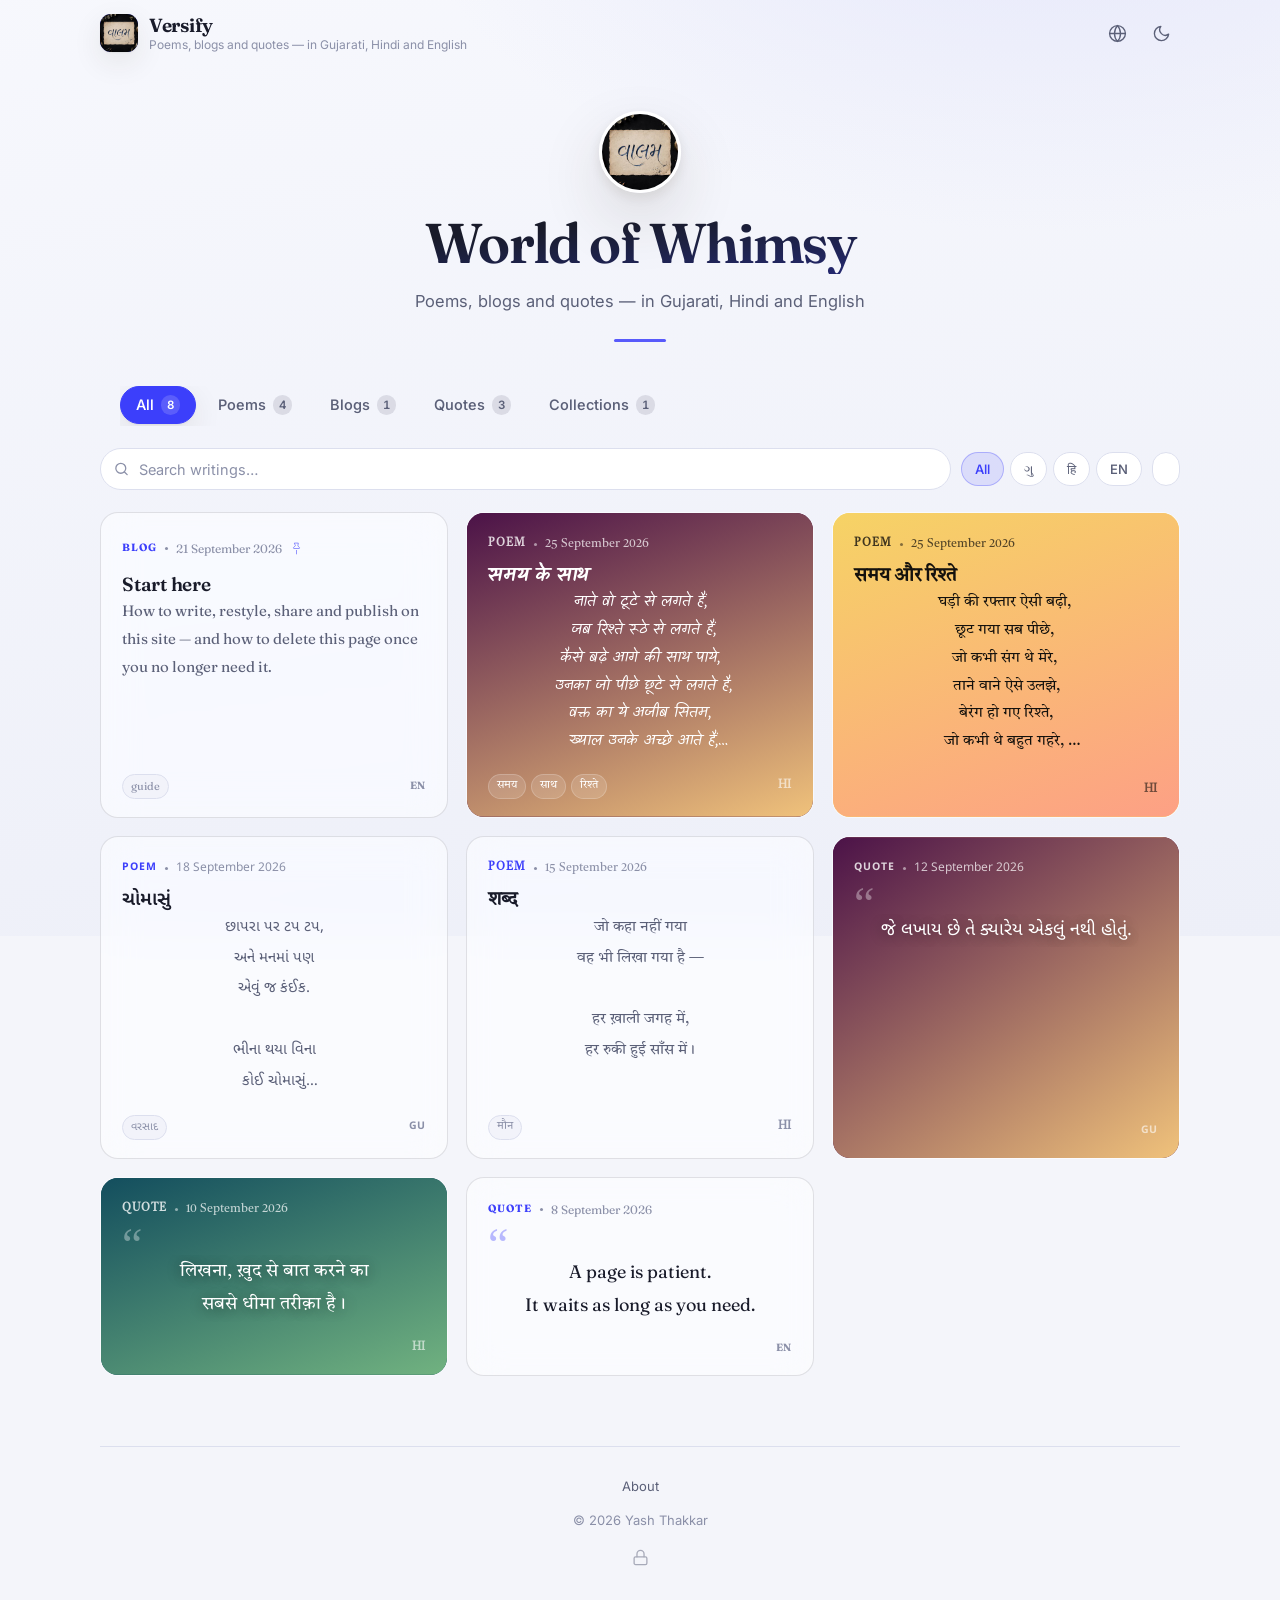
<file: writings/index.html>
<!DOCTYPE html>
<html lang="en" data-mode="dark">
<head>
<meta charset="utf-8"/>
<meta name="viewport" content="width=device-width, initial-scale=1, viewport-fit=cover"/>
<title>My Writings</title>
<meta name="description" content="Poems, blogs and quotes in Gujarati, Hindi and English."/>
<meta name="theme-color" content="#15120E"/>
<meta name="color-scheme" content="light dark"/>

<link rel="manifest" href="manifest.json"/>
<link rel="icon" href="icons/icon-192.png"/>
<link rel="apple-touch-icon" href="icons/apple-touch-icon.png"/>
<meta name="apple-mobile-web-app-capable" content="yes"/>
<meta name="apple-mobile-web-app-status-bar-style" content="black-translucent"/>

<!-- Open Graph: what a shared link looks like in WhatsApp and elsewhere.
     app.js keeps the title and description in step with your settings. -->
<meta property="og:type" content="website"/>
<meta property="og:title" content="My Writings"/>
<meta property="og:description" content="Poems, blogs and quotes in Gujarati, Hindi and English."/>
<meta name="twitter:card" content="summary_large_image"/>

<!-- Warm up the font host before the first family is requested. -->
<link rel="preconnect" href="https://fonts.googleapis.com"/>
<link rel="preconnect" href="https://fonts.gstatic.com" crossorigin/>
<link rel="stylesheet" href="https://fonts.googleapis.com/css2?family=Inter:wght@100..900&display=swap"/>

<link rel="stylesheet" href="assets/css/app.css"/>

<style>
  /* Holds the page steady until theme.js has written the real palette, so the
     first paint is never a white flash on a dark theme. */
  #boot-splash {
    position: fixed;
    inset: 0;
    z-index: 500;
    display: grid;
    place-items: center;
    background: #15120E;
    transition: opacity .3s ease;
  }
  #boot-splash.is-done { opacity: 0; pointer-events: none; }
  #boot-splash .dot {
    width: 9px; height: 9px;
    border-radius: 50%;
    background: #D9A566;
    animation: bootPulse 1.1s ease-in-out infinite;
  }
  @keyframes bootPulse { 0%, 100% { opacity: .25; transform: scale(.8); } 50% { opacity: 1; transform: scale(1); } }
  .no-js-note {
    max-width: 560px;
    margin: 80px auto;
    padding: 0 20px;
    font-family: system-ui, sans-serif;
    color: #E8E2D6;
    text-align: center;
    line-height: 1.7;
  }
</style>
</head>

<body>
  <div id="page-bg" aria-hidden="true"></div>

  <div id="boot-splash" aria-hidden="true"><div class="dot"></div></div>

  <noscript>
    <div class="no-js-note">
      <h1>This site needs JavaScript</h1>
      <p>The writing is stored in a single data file and assembled in your browser,
         which is what keeps the site free to run. Please turn JavaScript on.</p>
    </div>
  </noscript>

  <a href="#main" class="sr-only">Skip to content</a>

  <header id="topbar-outer" class="topbar-outer">
    <div id="topbar" class="topbar"></div>
  </header>

  <div class="shell">
    <main id="main"></main>
  </div>

  <div id="toast-host" class="toast-host" aria-live="polite"></div>

  <!-- Plain scripts, no bundler. Each file defines one global and reaches for
       the others only inside functions, so nothing runs before app.js boots. -->
  <script src="assets/js/store.js"></script>
  <script src="assets/js/i18n.js"></script>
  <script src="assets/js/theme.js"></script>
  <script src="assets/js/ui.js"></script>
  <script src="assets/js/views.js"></script>
  <script src="assets/js/share.js"></script>
  <script src="assets/js/publish.js"></script>
  <script src="assets/js/editor.js"></script>
  <script src="assets/js/settings.js"></script>
  <script src="assets/js/feedback.js"></script>
  <script src="assets/js/app.js"></script>

  <script>
    // Clear the splash once the first real view is in place — or after two
    // seconds regardless, so a failed load never leaves a blank screen.
    (function () {
      var splash = document.getElementById('boot-splash');
      if (!splash) return;
      var done = false;
      function finish() {
        if (done) return;
        done = true;
        splash.classList.add('is-done');
        setTimeout(function () {
          if (splash.parentNode) splash.parentNode.removeChild(splash);
        }, 340);
      }
      var check = setInterval(function () {
        var main = document.getElementById('main');
        if (main && main.childNodes.length) { clearInterval(check); finish(); }
      }, 60);
      setTimeout(function () { clearInterval(check); finish(); }, 2000);
    })();
  </script>
</body>
</html>
</file>
<file: writings/assets/css/app.css>
/* =============================================================================
   app.css

   All colour, size and font values come from CSS custom properties that
   theme.js writes onto :root. Nothing here hard-codes a palette, which is what
   lets the whole site restyle itself the instant a preset changes.
   ========================================================================== */

/* ------------------------------------------------------------------- reset  */
*, *::before, *::after { box-sizing: border-box; }
* { -webkit-tap-highlight-color: transparent; }

html, body { height: 100%; }
body {
  margin: 0;
  background: var(--bg, #15120E);
  color: var(--text, #F0E7D8);
  font-family: var(--ff-ui);
  font-size: var(--base-size, 17px);
  line-height: 1.6;
  -webkit-font-smoothing: antialiased;
  -moz-osx-font-smoothing: grayscale;
  /* `clip` keeps stray full-bleed edges from causing sideways scroll without
     turning <body> into a scroll container — which `hidden` would do, and
     which silently breaks every position:sticky inside it. */
  overflow-x: clip;
}

h1, h2, h3, h4, p, figure, blockquote { margin: 0; }
ul, ol { margin: 0; padding: 0; list-style: none; }
img { max-width: 100%; display: block; }
button, input, textarea, select { font: inherit; color: inherit; }
button { background: none; border: 0; padding: 0; cursor: pointer; }
a { color: inherit; text-decoration: none; }

:focus-visible {
  outline: 2px solid var(--accent);
  outline-offset: 2px;
  border-radius: 4px;
}

@media (prefers-reduced-motion: reduce) {
  *, *::before, *::after {
    animation-duration: .001ms !important;
    transition-duration: .001ms !important;
    scroll-behavior: auto !important;
  }
}

/* Screen-reader-only, but still focusable for keyboard users. */
.sr-only {
  position: absolute; width: 1px; height: 1px;
  padding: 0; margin: -1px; overflow: hidden;
  clip: rect(0 0 0 0); white-space: nowrap; border: 0;
}

/* --------------------------------------------------------------- background */
#page-bg {
  position: fixed;
  inset: -4%;
  z-index: -1;
  background-size: cover;
  background-position: center;
  background-repeat: no-repeat;
  transition: background-color .4s ease, background-image .4s ease;
  will-change: transform;
}

/* --------------------------------------------------------------- app shell  */
.shell {
  width: 100%;
  max-width: 1120px;
  margin: 0 auto;
  padding: 0 20px 120px;
}
@media (max-width: 560px) { .shell { padding: 0 16px 108px; } }

/* --------------------------------------------------------------- language   */
/* Each script gets the face chosen for it, wherever it appears. */
[lang="gu"], .lang-gu { font-family: var(--ff-gu); }
[lang="hi"], .lang-hi { font-family: var(--ff-hi); }
[lang="en"], .lang-en { font-family: var(--ff-en); }

/* Gujarati and Devanagari carry tall matras and deep conjuncts; they need more
   room between lines than Latin does at the same size. */
[lang="gu"] .entry-body, [lang="hi"] .entry-body { line-height: 2; }

/* ------------------------------------------------------------------ topbar  */
/* The bar spans the whole window while its contents stay aligned with the
   page column. It is transparent at the top of the page — a tinted band
   floating over an untinted background is the giveaway that something is
   pinned when nothing has moved yet — and fades in once you scroll. */
.topbar-outer {
  position: sticky;
  top: 0;
  z-index: 40;
  background: transparent;
  border-bottom: 1px solid transparent;
  transition: background .25s ease, border-color .25s ease;
}
.topbar-outer.is-stuck {
  background: color-mix(in srgb, var(--bg) 84%, transparent);
  backdrop-filter: saturate(160%) blur(14px);
  -webkit-backdrop-filter: saturate(160%) blur(14px);
  border-bottom-color: var(--border);
}
.topbar {
  display: flex;
  align-items: center;
  gap: 14px;
  width: 100%;
  max-width: 1120px;
  margin: 0 auto;
  padding: 14px 20px 12px;
}
@media (max-width: 560px) { .topbar { padding: 12px 16px 10px; } }

.brand {
  display: flex;
  align-items: center;
  gap: 11px;
  min-width: 0;
  flex: 1;
}
.brand-mark {
  width: 38px; height: 38px;
  border-radius: 11px;
  flex: none;
  display: grid; place-items: center;
  background: linear-gradient(145deg, var(--accent), color-mix(in srgb, var(--accent) 55%, #000));
  color: var(--on-accent);
  font-weight: 700;
  font-size: 17px;
  letter-spacing: -.02em;
  box-shadow: var(--shadow-1);
  overflow: hidden;
}
.brand-mark img { width: 100%; height: 100%; object-fit: cover; }
.brand-text { min-width: 0; }
.brand-name {
  font-family: var(--ff-en);
  font-size: 19px;
  font-weight: 650;
  letter-spacing: -.015em;
  line-height: 1.2;
  white-space: nowrap;
  overflow: hidden;
  text-overflow: ellipsis;
}
.brand-tag {
  font-size: 12px;
  color: var(--text-faint);
  line-height: 1.3;
  white-space: nowrap;
  overflow: hidden;
  text-overflow: ellipsis;
}
@media (max-width: 460px) { .brand-tag { display: none; } }

.topbar-actions { display: flex; align-items: center; gap: 6px; flex: none; }

/* ------------------------------------------------------------- icon buttons */
.icon-btn {
  width: 38px; height: 38px;
  border-radius: 11px;
  display: grid; place-items: center;
  color: var(--text-dim);
  border: 1px solid transparent;
  transition: background .18s ease, color .18s ease, border-color .18s ease, transform .18s ease;
}
.icon-btn:hover { background: var(--surface-2); color: var(--text); }
.icon-btn:active { transform: scale(.94); }
.icon-btn.is-on { background: var(--accent-soft); color: var(--accent); border-color: var(--accent-line); }
.icon-btn svg { width: 19px; height: 19px; stroke-width: 1.7; }

/* --------------------------------------------------------------- buttons    */
.btn {
  display: inline-flex;
  align-items: center;
  justify-content: center;
  gap: 8px;
  height: 42px;
  padding: 0 18px;
  border-radius: var(--radius-sm);
  font-family: var(--ff-ui);
  font-size: 14.5px;
  font-weight: 560;
  letter-spacing: -.005em;
  border: 1px solid var(--border);
  background: var(--surface);
  color: var(--text);
  white-space: nowrap;
  transition: background .18s ease, border-color .18s ease, transform .12s ease, box-shadow .18s ease;
}
.btn:hover { background: var(--surface-2); border-color: color-mix(in srgb, var(--border) 60%, var(--text-faint)); }
.btn:active { transform: translateY(1px); }
.btn svg { width: 17px; height: 17px; stroke-width: 1.8; flex: none; }

.btn-primary {
  background: var(--accent);
  border-color: var(--accent);
  color: var(--on-accent);
  box-shadow: var(--shadow-1);
}
.btn-primary:hover {
  background: color-mix(in srgb, var(--accent) 88%, var(--text));
  border-color: color-mix(in srgb, var(--accent) 88%, var(--text));
}
.btn-ghost { background: transparent; border-color: transparent; color: var(--text-dim); }
.btn-ghost:hover { background: var(--surface-2); color: var(--text); }
.btn-danger { color: #E5484D; border-color: color-mix(in srgb, #E5484D 35%, var(--border)); }
.btn-danger:hover { background: color-mix(in srgb, #E5484D 12%, transparent); }
.btn-sm { height: 34px; padding: 0 13px; font-size: 13px; border-radius: 9px; }
.btn-block { width: 100%; }
.btn:disabled { opacity: .5; pointer-events: none; }

/* ------------------------------------------------------------------- hero   */
.hero {
  padding: 46px 0 34px;
  position: relative;
}
.hero[data-align="center"] { text-align: center; }
.hero[data-align="center"] .hero-inner { margin: 0 auto; }
.hero-inner { max-width: 640px; }

.hero-avatar {
  width: 82px; height: 82px;
  border-radius: 50%;
  object-fit: cover;
  margin-bottom: 20px;
  border: 3px solid var(--surface);
  box-shadow: var(--shadow-2);
}
.hero[data-align="center"] .hero-avatar { margin-left: auto; margin-right: auto; }

.hero-title {
  font-family: var(--ff-en);
  font-size: clamp(34px, 7vw, 56px);
  font-weight: 620;
  line-height: 1.08;
  letter-spacing: -.028em;
  margin-bottom: 14px;
  background: linear-gradient(175deg, var(--text) 30%, color-mix(in srgb, var(--text) 62%, var(--accent)) 100%);
  -webkit-background-clip: text;
  background-clip: text;
  color: transparent;
}
.hero-sub {
  font-size: 16.5px;
  color: var(--text-dim);
  line-height: 1.65;
  max-width: 52ch;
}
.hero[data-align="center"] .hero-sub { margin-left: auto; margin-right: auto; }

.hero-rule {
  width: 52px; height: 3px;
  border-radius: 999px;
  background: var(--accent);
  margin-top: 24px;
  opacity: .85;
}
.hero[data-align="center"] .hero-rule { margin-left: auto; margin-right: auto; }

@media (max-width: 560px) { .hero { padding: 30px 0 24px; } }

/* -------------------------------------------------------------- featured    */
.featured {
  position: relative;
  border-radius: var(--radius);
  overflow: hidden;
  padding: 38px 34px;
  margin-bottom: 30px;
  border: 1px solid var(--border);
  background: var(--surface);
  box-shadow: var(--shadow-2);
  cursor: pointer;
  transition: transform .25s cubic-bezier(.2,.7,.3,1), box-shadow .25s ease;
}
.featured:hover { transform: translateY(-3px); }
.featured-label {
  font-size: 11px;
  font-weight: 700;
  letter-spacing: .12em;
  text-transform: uppercase;
  color: var(--accent);
  margin-bottom: 14px;
}
.featured-title {
  font-size: clamp(22px, 4vw, 30px);
  font-weight: 600;
  line-height: 1.25;
  letter-spacing: -.015em;
  margin-bottom: 12px;
}
.featured-body {
  color: var(--text-dim);
  font-size: 16px;
  line-height: 1.85;
  white-space: pre-wrap;
  display: -webkit-box;
  -webkit-line-clamp: 4;
  -webkit-box-orient: vertical;
  overflow: hidden;
}
@media (max-width: 560px) { .featured { padding: 26px 22px; } }

/* --------------------------------------------------------------- tabs bar   */
.tabs-wrap {
  position: sticky;
  top: 63px;
  z-index: 30;
  margin-left: calc(50% - 50vw);
  margin-right: calc(50% - 50vw);
  margin-bottom: 6px;
  padding: 10px calc(50vw - 50% + 20px);
  background: transparent;
  transition: background .25s ease;
}
body.is-scrolled .tabs-wrap {
  background: color-mix(in srgb, var(--bg) 86%, transparent);
  backdrop-filter: saturate(160%) blur(14px);
  -webkit-backdrop-filter: saturate(160%) blur(14px);
}
@media (max-width: 560px) {
  .tabs-wrap { top: 57px; padding: 9px calc(50vw - 50% + 16px); }
}

.tabs {
  display: flex;
  gap: 6px;
  overflow-x: auto;
  scrollbar-width: none;
  -ms-overflow-style: none;
  padding-bottom: 2px;
}
.tabs::-webkit-scrollbar { display: none; }

.tab {
  display: inline-flex;
  align-items: center;
  gap: 7px;
  height: 38px;
  padding: 0 15px;
  border-radius: 999px;
  font-size: 14.5px;
  font-weight: 540;
  color: var(--text-dim);
  white-space: nowrap;
  flex: none;
  border: 1px solid transparent;
  transition: background .18s ease, color .18s ease, border-color .18s ease;
}
.tab:hover { background: var(--surface-2); color: var(--text); }
.tab.is-active {
  background: var(--accent);
  color: var(--on-accent);
  border-color: var(--accent);
  box-shadow: var(--shadow-1);
}
.tab-count {
  font-size: 11.5px;
  font-weight: 600;
  padding: 1px 6px;
  border-radius: 999px;
  background: color-mix(in srgb, currentColor 16%, transparent);
  font-variant-numeric: tabular-nums;
}

/* --------------------------------------------------------------- filters    */
.filters {
  display: flex;
  align-items: center;
  gap: 10px;
  flex-wrap: wrap;
  padding: 6px 0 22px;
}
.search {
  position: relative;
  flex: 1 1 240px;
  min-width: 180px;
}
.search svg {
  position: absolute;
  left: 13px; top: 50%;
  transform: translateY(-50%);
  width: 17px; height: 17px;
  color: var(--text-faint);
  stroke-width: 1.8;
  pointer-events: none;
}
.search input {
  width: 100%;
  height: 42px;
  padding: 0 38px 0 38px;
  border-radius: 999px;
  border: 1px solid var(--border);
  background: var(--surface);
  font-size: 14.5px;
  transition: border-color .2s ease, background .2s ease;
}
.search input:focus {
  outline: none;
  border-color: var(--accent-line);
  background: var(--surface-2);
}
.search input::placeholder { color: var(--text-faint); }
.search-clear {
  position: absolute;
  right: 6px; top: 50%;
  transform: translateY(-50%);
  width: 30px; height: 30px;
  border-radius: 50%;
  display: none;
  place-items: center;
  color: var(--text-faint);
}
.search.has-value .search-clear { display: grid; }
.search-clear:hover { background: var(--surface-2); color: var(--text); }

.chip-row { display: flex; gap: 6px; flex: none; }
.chip {
  height: 34px;
  padding: 0 13px;
  border-radius: 999px;
  border: 1px solid var(--border);
  background: var(--surface);
  font-size: 13px;
  font-weight: 540;
  color: var(--text-dim);
  transition: all .18s ease;
}
.chip:hover { color: var(--text); border-color: var(--text-faint); }
.chip.is-active {
  background: var(--accent-soft);
  color: var(--accent);
  border-color: var(--accent-line);
}

/* ------------------------------------------------------------------- grid   */
.grid { --cols: 3; }

.grid[data-layout="grid"] {
  display: grid;
  grid-template-columns: repeat(var(--cols), minmax(0, 1fr));
  gap: 18px;
}
.grid[data-layout="masonry"] {
  column-count: var(--cols);
  column-gap: 18px;
}
.grid[data-layout="masonry"] > * {
  break-inside: avoid;
  margin-bottom: 18px;
  display: inline-block;
  width: 100%;
}
.grid[data-layout="list"] { display: flex; flex-direction: column; gap: 14px; }
.grid[data-layout="magazine"] {
  display: grid;
  grid-template-columns: repeat(var(--cols), minmax(0, 1fr));
  gap: 18px;
}
.grid[data-layout="magazine"] > .card:first-child {
  grid-column: span 2;
  grid-row: span 2;
}
.grid[data-layout="magazine"] > .card:first-child .card-body { -webkit-line-clamp: 10; }
.grid[data-layout="magazine"] > .card:first-child .card-title { font-size: 26px; }

@media (max-width: 900px) { .grid { --cols: 2; } }
@media (max-width: 600px) {
  .grid { --cols: 1; }
  .grid[data-layout="magazine"] > .card:first-child { grid-column: span 1; grid-row: span 1; }
  .grid[data-layout="magazine"] > .card:first-child .card-title { font-size: 21px; }
}

[data-density="compact"] .grid[data-layout="grid"],
[data-density="compact"] .grid[data-layout="magazine"] { gap: 12px; }
[data-density="compact"] .grid[data-layout="masonry"] { column-gap: 12px; }
[data-density="compact"] .grid[data-layout="masonry"] > * { margin-bottom: 12px; }

/* ------------------------------------------------------------------- card   */
.card {
  position: relative;
  display: flex;
  flex-direction: column;
  gap: 10px;
  padding: 22px 21px 18px;
  border-radius: var(--radius);
  border: 1px solid var(--border);
  background: var(--surface);
  color: var(--text);
  cursor: pointer;
  overflow: hidden;
  text-align: left;
  width: 100%;
  transition: transform .26s cubic-bezier(.2,.7,.3,1), box-shadow .26s ease, border-color .26s ease;
}
[data-density="compact"] .card { padding: 16px 16px 14px; gap: 8px; }

.card::after {
  /* A hairline of accent that slides in on hover. Cheap, and it makes the
     whole grid feel alive without animating anything expensive. */
  content: '';
  position: absolute;
  left: 0; right: 0; top: 0;
  height: 2px;
  background: var(--accent);
  transform: scaleX(0);
  transform-origin: left;
  transition: transform .32s cubic-bezier(.2,.7,.3,1);
}
.card:hover::after, .card:focus-visible::after { transform: scaleX(1); }
.card:hover { transform: translateY(-4px); box-shadow: var(--shadow-2); }
.card:active { transform: translateY(-1px); }

/* --- card style variants, driven by [data-card] on :root --- */
[data-card="paper"] .card { box-shadow: var(--shadow-1); }
[data-card="glass"] .card {
  background: color-mix(in srgb, var(--surface) 55%, transparent);
  backdrop-filter: blur(18px) saturate(170%);
  -webkit-backdrop-filter: blur(18px) saturate(170%);
  border-color: color-mix(in srgb, var(--text) 12%, transparent);
}
[data-card="solid"] .card { background: var(--surface-2); border-color: transparent; }
[data-card="outline"] .card { background: transparent; border-width: 1.5px; }
[data-card="minimal"] .card {
  background: transparent;
  border-color: transparent;
  border-bottom: 1px solid var(--border);
  border-radius: 0;
  padding-left: 0; padding-right: 0;
}
[data-card="minimal"] .card::after { display: none; }
[data-card="minimal"] .card:hover { transform: none; box-shadow: none; }
[data-card="minimal"] .card:hover .card-title { color: var(--accent); }

/* Cards carrying their own background image or gradient. */
.card.has-bg { border-color: transparent; }
.card.on-dark, .featured.on-dark { color: #FFFFFF; }
.card.on-light, .featured.on-light { color: #14110D; }
.card.has-bg .card-lang { opacity: .6; }
.card-bg {
  position: absolute;
  inset: 0;
  z-index: 0;
  background-size: cover;
  background-position: center;
}
.card.has-bg > *:not(.card-bg) { position: relative; z-index: 1; }

.card-head { display: flex; align-items: center; gap: 8px; }
.card-kind {
  font-size: 10.5px;
  font-weight: 700;
  letter-spacing: .1em;
  text-transform: uppercase;
  color: var(--accent);
}
.card.has-bg .card-kind { opacity: .8; }
.card-dot { width: 3px; height: 3px; border-radius: 50%; background: var(--text-faint); flex: none; }
.card-date { font-size: 12px; color: var(--text-faint); }
.card.has-bg .card-date { opacity: .72; }

.card-title {
  font-size: 19px;
  font-weight: 600;
  line-height: 1.32;
  letter-spacing: -.012em;
  transition: color .2s ease;
}
.card-body {
  font-size: 15px;
  line-height: 1.82;
  color: var(--text-dim);
  white-space: pre-wrap;
  word-break: break-word;
  display: -webkit-box;
  -webkit-line-clamp: 6;
  -webkit-box-orient: vertical;
  overflow: hidden;
}
/* Quotes get to look like quotes. */
.card[data-type="quote"] { justify-content: center; min-height: 170px; }
.card[data-type="quote"] .card-body {
  font-size: 18px;
  line-height: 1.75;
  color: var(--text);
  -webkit-line-clamp: 8;
  font-style: normal;
}
.card[data-type="quote"] .card-quote-mark {
  font-family: Georgia, serif;
  font-size: 46px;
  line-height: .7;
  color: var(--accent);
  opacity: .35;
  height: 26px;
}

/* Everything inside a card that carries its own background takes the card's
   colour, which .on-dark / .on-light set for contrast against that background.

   This block sits *after* the type-specific rules above on purpose. A selector
   like `.card[data-type="quote"] .card-body` has the same specificity as
   `.card.has-bg .card-body`, so whichever comes last wins — and a quote on a
   dark gradient inheriting the light theme's near-black text is unreadable. */
.card.has-bg .card-title,
.card.has-bg .card-body,
.card.has-bg[data-type="quote"] .card-body,
.card.has-bg .card-kind,
.card.has-bg .card-date,
.card.has-bg .card-lang,
.card.has-bg .card-quote-mark,
.card.has-bg .card-dot { color: inherit; }
.card.has-bg .card-dot { background: currentColor; opacity: .5; }

.card-foot {
  display: flex;
  align-items: center;
  gap: 8px;
  margin-top: auto;
  padding-top: 8px;
}
.card-tags { display: flex; gap: 5px; flex-wrap: wrap; flex: 1; min-width: 0; }
.tag-pill {
  font-size: 11px;
  padding: 2px 8px;
  border-radius: 999px;
  background: var(--surface-2);
  color: var(--text-faint);
  border: 1px solid var(--border);
  font-family: inherit;
  line-height: 1.7;
}
/* Tag pills are real buttons: clicking one filters the whole page by it. */
button.tag-pill { cursor: pointer; transition: all .16s ease; }
button.tag-pill:hover {
  background: var(--accent-soft);
  border-color: var(--accent-line);
  color: var(--accent);
}
button.tag-pill.is-active {
  background: var(--accent);
  border-color: var(--accent);
  color: var(--on-accent);
}
.tag-pill-lg { font-size: 13.5px; padding: 7px 14px; display: inline-flex; align-items: center; gap: 8px; }
.tag-count {
  font-size: 11px;
  font-weight: 600;
  font-variant-numeric: tabular-nums;
  opacity: .6;
}
.tag-cloud { display: flex; flex-wrap: wrap; gap: 8px; }

/* The removable chip showing which tag is currently filtering the page. */
.chip-clearable { display: inline-flex; align-items: center; gap: 6px; max-width: 220px; }
.chip-clearable > span {
  overflow: hidden;
  text-overflow: ellipsis;
  white-space: nowrap;
}
.chip-clearable svg { width: 13px; height: 13px; stroke-width: 2.4; flex: none; opacity: .8; }
.card.has-bg .tag-pill {
  background: rgba(255,255,255,.14);
  border-color: rgba(255,255,255,.2);
  color: inherit;
}
.card-lang {
  font-size: 10.5px;
  font-weight: 700;
  letter-spacing: .06em;
  color: var(--text-faint);
  flex: none;
}
.card-draft {
  font-size: 10px;
  font-weight: 700;
  letter-spacing: .08em;
  text-transform: uppercase;
  padding: 2px 7px;
  border-radius: 5px;
  background: color-mix(in srgb, #E9A23B 22%, transparent);
  color: #E9A23B;
  flex: none;
}
.card-pin { color: var(--accent); flex: none; }
.card-pin svg { width: 13px; height: 13px; }

/* List layout puts everything on one line, so the card reshapes. */
.grid[data-layout="list"] .card { flex-direction: row; align-items: flex-start; gap: 18px; padding: 18px 20px; }
.grid[data-layout="list"] .card-main { flex: 1; min-width: 0; display: flex; flex-direction: column; gap: 7px; }
.grid[data-layout="list"] .card-body { -webkit-line-clamp: 2; }
.grid[data-layout="list"] .card[data-type="quote"] { min-height: 0; }

/* --------------------------------------------------------- collection cards */
.col-card {
  position: relative;
  display: flex;
  flex-direction: column;
  justify-content: flex-end;
  min-height: 180px;
  padding: 22px;
  border-radius: var(--radius);
  border: 1px solid var(--border);
  background: linear-gradient(160deg, var(--surface-2), var(--surface));
  overflow: hidden;
  cursor: pointer;
  transition: transform .26s cubic-bezier(.2,.7,.3,1), box-shadow .26s ease;
}
.col-card:hover { transform: translateY(-4px); box-shadow: var(--shadow-2); }
.col-card-name { font-size: 20px; font-weight: 620; letter-spacing: -.015em; margin-bottom: 5px; }
.col-card-desc { font-size: 13.5px; color: var(--text-dim); line-height: 1.55; }
.col-card-count {
  font-size: 11.5px;
  font-weight: 600;
  letter-spacing: .04em;
  color: var(--accent);
  margin-bottom: 10px;
  text-transform: uppercase;
}

/* ---------------------------------------------------------------- see more  */
.more-wrap { display: flex; justify-content: center; padding: 34px 0 10px; }
.more-btn {
  display: inline-flex;
  align-items: center;
  gap: 9px;
  height: 46px;
  padding: 0 26px;
  border-radius: 999px;
  border: 1px solid var(--border);
  background: var(--surface);
  font-size: 14.5px;
  font-weight: 560;
  color: var(--text);
  box-shadow: var(--shadow-1);
  transition: all .2s ease;
}
.more-btn:hover {
  background: var(--accent);
  color: var(--on-accent);
  border-color: var(--accent);
  transform: translateY(-2px);
  box-shadow: var(--shadow-2);
}
.more-btn svg { width: 17px; height: 17px; stroke-width: 2; transition: transform .2s ease; }
.more-btn:hover svg { transform: translateY(2px); }
.more-count { font-size: 12.5px; opacity: .65; font-variant-numeric: tabular-nums; }

/* ------------------------------------------------------------ empty states  */
.empty {
  text-align: center;
  padding: 72px 20px;
  color: var(--text-dim);
}
.empty-icon {
  width: 58px; height: 58px;
  margin: 0 auto 18px;
  display: grid; place-items: center;
  border-radius: 50%;
  background: var(--surface-2);
  color: var(--text-faint);
}
.empty-icon svg { width: 25px; height: 25px; stroke-width: 1.5; }
.empty-title { font-size: 17px; font-weight: 600; color: var(--text); margin-bottom: 6px; }
.empty-hint { font-size: 14px; color: var(--text-faint); }

/* ------------------------------------------------------------------ sheet   */
/* One overlay component serves the reader, the share sheet, the editor and
   settings. Consistent motion everywhere, and only one thing to get right. */
.sheet-backdrop {
  position: fixed;
  inset: 0;
  z-index: 100;
  background: color-mix(in srgb, var(--bg) 72%, rgba(0,0,0,.6));
  backdrop-filter: blur(6px);
  -webkit-backdrop-filter: blur(6px);
  opacity: 0;
  pointer-events: none;
  transition: opacity .26s ease;
}
.sheet-backdrop.is-open { opacity: 1; pointer-events: auto; }

.sheet {
  position: fixed;
  z-index: 101;
  background: var(--bg);
  border: 1px solid var(--border);
  box-shadow: var(--shadow-2);
  display: flex;
  flex-direction: column;
  transition: transform .34s cubic-bezier(.22,.78,.3,1), opacity .24s ease;
}

/* Centred dialog on desktop, bottom sheet on phones. */
.sheet-center {
  left: 50%;
  top: 50%;
  width: min(760px, calc(100vw - 40px));
  max-height: min(860px, calc(100vh - 56px));
  border-radius: calc(var(--radius) + 6px);
  transform: translate(-50%, -46%) scale(.97);
  opacity: 0;
  pointer-events: none;
}
.sheet-center.is-open { transform: translate(-50%, -50%) scale(1); opacity: 1; pointer-events: auto; }

.sheet-side {
  right: 0; top: 0; bottom: 0;
  width: min(520px, 100vw);
  border-radius: 0;
  border-right: 0; border-top: 0; border-bottom: 0;
  transform: translateX(100%);
  opacity: 1;
  pointer-events: none;
}
.sheet-side.is-open { transform: translateX(0); pointer-events: auto; }

.sheet-bottom {
  left: 0; right: 0; bottom: 0;
  max-height: 88vh;
  border-radius: calc(var(--radius) + 8px) calc(var(--radius) + 8px) 0 0;
  border-bottom: 0;
  transform: translateY(100%);
  pointer-events: none;
}
.sheet-bottom.is-open { transform: translateY(0); pointer-events: auto; }

@media (max-width: 640px) {
  .sheet-center {
    left: 0; top: auto; bottom: 0;
    width: 100%;
    max-height: 92vh;
    border-radius: calc(var(--radius) + 8px) calc(var(--radius) + 8px) 0 0;
    border-bottom: 0;
    transform: translateY(100%);
    opacity: 1;
  }
  .sheet-center.is-open { transform: translateY(0); }
  .sheet-side { width: 100vw; }
}

.sheet-grip {
  display: none;
  width: 38px; height: 4px;
  border-radius: 999px;
  background: var(--border);
  margin: 9px auto 0;
  flex: none;
}
@media (max-width: 640px) { .sheet-center .sheet-grip, .sheet-bottom .sheet-grip { display: block; } }

.sheet-head {
  display: flex;
  align-items: center;
  gap: 12px;
  padding: 16px 20px;
  border-bottom: 1px solid var(--border);
  flex: none;
}
.sheet-title { font-size: 16.5px; font-weight: 620; letter-spacing: -.01em; flex: 1; min-width: 0; }
.sheet-body { padding: 20px; overflow-y: auto; flex: 1; -webkit-overflow-scrolling: touch; }
.sheet-foot {
  display: flex;
  gap: 10px;
  padding: 14px 20px;
  border-top: 1px solid var(--border);
  background: var(--surface);
  flex: none;
}
.sheet-foot .btn { flex: 1; }

/* ------------------------------------------------------------------ reader  */
.reader { position: relative; }
.reader-bg {
  position: absolute;
  inset: 0;
  z-index: 0;
  background-size: cover;
  background-position: center;
  pointer-events: none;
}
.reader-inner { position: relative; z-index: 1; padding: 30px 34px 40px; }
@media (max-width: 640px) { .reader-inner { padding: 22px 20px 32px; } }

.reader-kind {
  font-size: 11px;
  font-weight: 700;
  letter-spacing: .13em;
  text-transform: uppercase;
  color: var(--accent);
  margin-bottom: 14px;
}
.reader-title {
  font-size: clamp(25px, 5vw, 36px);
  font-weight: 620;
  line-height: 1.22;
  letter-spacing: -.022em;
  margin-bottom: 12px;
}
.reader-meta {
  display: flex;
  align-items: center;
  gap: 9px;
  flex-wrap: wrap;
  font-size: 13px;
  color: var(--text-faint);
  padding-bottom: 22px;
  margin-bottom: 26px;
  border-bottom: 1px solid var(--border);
}
.reader-body {
  font-size: 1.06em;
  line-height: 1.95;
  white-space: pre-wrap;
  word-break: break-word;
  letter-spacing: normal;
}
.reader-body.frame-rule { border-left: 3px solid var(--accent); padding-left: 22px; }
.reader-body.frame-box {
  border: 1px solid var(--accent-line);
  border-radius: var(--radius);
  padding: 26px;
}
.reader-body.frame-quotes { position: relative; padding-top: 34px; }
.reader-body.frame-quotes::before {
  content: '\201C';
  position: absolute;
  top: -12px; left: -6px;
  font-family: Georgia, serif;
  font-size: 76px;
  line-height: 1;
  color: var(--accent);
  opacity: .28;
}

.reader-credit {
  margin-top: 26px;
  font-size: 14px;
  color: var(--text-dim);
  font-style: italic;
}
.reader-tags { display: flex; gap: 7px; flex-wrap: wrap; margin-top: 30px; }

.reader-actions {
  display: flex;
  gap: 8px;
  flex-wrap: wrap;
  margin-top: 32px;
  padding-top: 24px;
  border-top: 1px solid var(--border);
}

/* Reader over a custom background: force readable contrast. */
.reader.on-dark { color: #FFFFFF; }
.reader.on-dark .reader-meta,
.reader.on-dark .reader-credit { color: rgba(255,255,255,.72); }
.reader.on-dark .reader-meta,
.reader.on-dark .reader-actions { border-color: rgba(255,255,255,.18); }
.reader.on-dark .tag-pill { background: rgba(255,255,255,.14); border-color: rgba(255,255,255,.22); color: rgba(255,255,255,.88); }
.reader.on-dark button.tag-pill:hover { background: rgba(255,255,255,.26); color: #FFFFFF; }
.reader.on-light button.tag-pill:hover { background: rgba(20,17,13,.1); color: #14110D; }
.reader.on-light { color: #14110D; }
.reader.on-light .reader-meta,
.reader.on-light .reader-credit { color: rgba(20,17,13,.68); }
.reader.on-light .reader-meta,
.reader.on-light .reader-actions { border-color: rgba(20,17,13,.15); }

/* ------------------------------------------------------------- share sheet  */
.share-grid {
  display: grid;
  grid-template-columns: repeat(auto-fit, minmax(104px, 1fr));
  gap: 10px;
}
.share-opt {
  display: flex;
  flex-direction: column;
  align-items: center;
  justify-content: center;
  gap: 9px;
  padding: 18px 10px;
  border-radius: var(--radius-sm);
  border: 1px solid var(--border);
  background: var(--surface);
  font-size: 12.5px;
  font-weight: 540;
  color: var(--text);
  text-align: center;
  transition: all .18s ease;
}
.share-opt:hover {
  border-color: var(--accent-line);
  background: var(--accent-soft);
  color: var(--accent);
  transform: translateY(-2px);
}
.share-opt svg { width: 21px; height: 21px; stroke-width: 1.7; }
.share-hint { font-size: 12.5px; color: var(--text-faint); margin-top: 14px; text-align: center; }

/* ------------------------------------------------------------------ forms   */
.field { margin-bottom: 16px; }
.field-label {
  display: block;
  font-size: 12.5px;
  font-weight: 620;
  letter-spacing: .02em;
  color: var(--text-dim);
  margin-bottom: 7px;
}
.field-hint { font-size: 12px; color: var(--text-faint); margin-top: 6px; line-height: 1.5; }

.input, .textarea, .select {
  width: 100%;
  border-radius: var(--radius-sm);
  border: 1px solid var(--border);
  background: var(--surface);
  padding: 11px 13px;
  font-size: 14.5px;
  transition: border-color .18s ease, background .18s ease;
}
.input { height: 44px; padding-top: 0; padding-bottom: 0; }
.input:focus, .textarea:focus, .select:focus {
  outline: none;
  border-color: var(--accent-line);
  background: var(--surface-2);
}
.textarea { min-height: 120px; resize: vertical; line-height: 1.75; }
.textarea-tall { min-height: 300px; }
.select { height: 44px; appearance: none; cursor: pointer;
  background-image: linear-gradient(45deg, transparent 50%, currentColor 50%), linear-gradient(135deg, currentColor 50%, transparent 50%);
  background-position: calc(100% - 17px) 19px, calc(100% - 12px) 19px;
  background-size: 5px 5px, 5px 5px;
  background-repeat: no-repeat;
  padding-right: 34px;
}
.input::placeholder, .textarea::placeholder { color: var(--text-faint); }

.field-row { display: flex; gap: 12px; }
.field-row > * { flex: 1; min-width: 0; }
@media (max-width: 520px) { .field-row { flex-direction: column; gap: 0; } }

.color-field { display: flex; align-items: center; gap: 9px; }
.color-field input[type="color"] {
  width: 44px; height: 44px;
  padding: 3px;
  border-radius: var(--radius-sm);
  border: 1px solid var(--border);
  background: var(--surface);
  cursor: pointer;
  flex: none;
}
.color-field .input { flex: 1; font-family: ui-monospace, SFMono-Regular, Menlo, monospace; font-size: 13px; }

.range-field { display: flex; align-items: center; gap: 12px; }
.range-field input[type="range"] { flex: 1; accent-color: var(--accent); height: 22px; }
.range-value {
  min-width: 46px;
  text-align: right;
  font-size: 12.5px;
  color: var(--text-dim);
  font-variant-numeric: tabular-nums;
  flex: none;
}

.switch-row {
  display: flex;
  align-items: center;
  justify-content: space-between;
  gap: 14px;
  padding: 11px 0;
  border-bottom: 1px solid var(--border);
}
.switch-row:last-child { border-bottom: 0; }
.switch-label { font-size: 14px; font-weight: 520; }
.switch-sub { font-size: 12px; color: var(--text-faint); margin-top: 2px; line-height: 1.45; }
.switch {
  width: 44px; height: 26px;
  border-radius: 999px;
  background: var(--border);
  position: relative;
  flex: none;
  transition: background .2s ease;
}
.switch::after {
  content: '';
  position: absolute;
  top: 3px; left: 3px;
  width: 20px; height: 20px;
  border-radius: 50%;
  background: var(--surface);
  box-shadow: 0 1px 3px rgba(0,0,0,.3);
  transition: transform .22s cubic-bezier(.3,.8,.3,1);
}
.switch.is-on { background: var(--accent); }
.switch.is-on::after { transform: translateX(18px); }

/* option grids (presets, layouts, fonts) */
.opt-grid { display: grid; grid-template-columns: repeat(auto-fit, minmax(96px, 1fr)); gap: 9px; }
.opt {
  padding: 11px 10px;
  border-radius: var(--radius-sm);
  border: 1.5px solid var(--border);
  background: var(--surface);
  font-size: 12.5px;
  font-weight: 540;
  text-align: center;
  transition: all .18s ease;
}
.opt:hover { border-color: var(--text-faint); }
.opt.is-active { border-color: var(--accent); background: var(--accent-soft); color: var(--accent); }
.opt-swatch {
  height: 30px;
  border-radius: 7px;
  margin-bottom: 8px;
  border: 1px solid var(--border);
}
.opt-sample { font-size: 17px; line-height: 1.5; margin-bottom: 5px; }

/* --------------------------------------------------- content list (admin)  */
/* A dense, scannable list of everything written. Deliberately not cards: this
   is a working list you run your eye down, not a gallery. */
.row-toolbar {
  display: flex;
  align-items: center;
  gap: 8px;
  flex-wrap: wrap;
  padding: 8px 0 10px;
}
.row-list { display: flex; flex-direction: column; }

.row-item {
  display: flex;
  align-items: flex-start;
  gap: 10px;
  padding: 12px 10px;
  margin: 0 -10px;
  border-radius: var(--radius-sm);
  border-bottom: 1px solid var(--border);
  cursor: pointer;
  transition: background .15s ease;
}
.row-item:last-child { border-bottom: 0; }
.row-item:hover { background: var(--surface-2); }

.row-main { flex: 1; min-width: 0; }
.row-meta {
  display: flex;
  align-items: center;
  gap: 7px;
  flex-wrap: wrap;
  font-size: 11px;
  color: var(--text-faint);
  letter-spacing: .02em;
  margin-bottom: 4px;
}
.row-flag {
  font-size: 10px;
  font-weight: 700;
  letter-spacing: .08em;
  text-transform: uppercase;
  padding: 2px 7px;
  border-radius: 5px;
  background: var(--accent-soft);
  color: var(--accent);
}
.row-title {
  font-size: 14.5px;
  font-weight: 560;
  line-height: 1.4;
  overflow: hidden;
  text-overflow: ellipsis;
  white-space: nowrap;
}
.row-sub {
  font-size: 12.5px;
  color: var(--text-faint);
  line-height: 1.45;
  margin-top: 2px;
  overflow: hidden;
  text-overflow: ellipsis;
  white-space: nowrap;
}

.row-actions { display: flex; gap: 2px; flex: none; }
.row-actions .icon-btn { width: 32px; height: 32px; border-radius: 8px; }
.row-actions .icon-btn svg { width: 16px; height: 16px; }

.row-check {
  width: 22px; height: 22px;
  flex: none;
  margin-top: 3px;
  border-radius: 6px;
  border: 1.5px solid var(--border);
  background: var(--surface);
  display: grid;
  place-items: center;
  cursor: pointer;
  transition: all .15s ease;
}
.row-check.is-on { background: var(--accent); border-color: var(--accent); color: var(--on-accent); }
.row-check svg { width: 13px; height: 13px; stroke-width: 3; }

@media (max-width: 520px) {
  .row-actions .icon-btn { width: 30px; height: 30px; }
  .row-sub { display: none; }
}

/* ------------------------------------------------------------------ admin   */
.admin-bar {
  display: flex;
  align-items: center;
  gap: 10px;
  padding: 11px 16px;
  margin: 10px 0 0;
  border-radius: var(--radius-sm);
  background: var(--accent-soft);
  border: 1px solid var(--accent-line);
  font-size: 13.5px;
  flex-wrap: wrap;
}
.admin-bar-text { flex: 1; min-width: 140px; color: var(--accent); font-weight: 540; }
.admin-dot {
  width: 7px; height: 7px;
  border-radius: 50%;
  background: #E9A23B;
  display: inline-block;
  margin-right: 7px;
  animation: pulse 2s ease-in-out infinite;
}
@keyframes pulse { 0%,100% { opacity: 1; } 50% { opacity: .35; } }

.section-title {
  font-size: 12px;
  font-weight: 700;
  letter-spacing: .1em;
  text-transform: uppercase;
  color: var(--text-faint);
  margin: 26px 0 13px;
  padding-bottom: 8px;
  border-bottom: 1px solid var(--border);
}
.section-title:first-child { margin-top: 0; }

.settings-nav { display: flex; gap: 5px; overflow-x: auto; scrollbar-width: none; padding-bottom: 2px; }
.settings-nav::-webkit-scrollbar { display: none; }
.settings-nav .tab { height: 34px; font-size: 13px; padding: 0 13px; }

.fab {
  position: fixed;
  right: 22px; bottom: 22px;
  z-index: 50;
  width: 56px; height: 56px;
  border-radius: 18px;
  display: grid; place-items: center;
  background: var(--accent);
  color: var(--on-accent);
  box-shadow: var(--shadow-2);
  transition: transform .2s cubic-bezier(.2,.7,.3,1);
}
.fab:hover { transform: translateY(-3px) scale(1.04); }
.fab:active { transform: scale(.95); }
.fab svg { width: 24px; height: 24px; stroke-width: 2; }
@media (max-width: 560px) { .fab { right: 16px; bottom: 16px; width: 52px; height: 52px; } }

/* --------------------------------------------------------------- feedback   */
.feedback-wrap { max-width: 620px; margin: 0 auto; padding: 40px 0; }
.feedback-note {
  padding: 13px 15px;
  border-radius: var(--radius-sm);
  background: var(--surface-2);
  border: 1px solid var(--border);
  font-size: 13px;
  color: var(--text-dim);
  line-height: 1.6;
  margin-bottom: 20px;
}
.feedback-ok {
  text-align: center;
  padding: 50px 20px;
}
.feedback-ok-icon {
  width: 62px; height: 62px;
  margin: 0 auto 20px;
  border-radius: 50%;
  display: grid; place-items: center;
  background: var(--accent-soft);
  color: var(--accent);
}
.feedback-ok-icon svg { width: 29px; height: 29px; stroke-width: 2; }

/* ------------------------------------------------------------------ about   */
.about-wrap { max-width: 640px; margin: 0 auto; padding: 40px 0; }
.about-avatar {
  width: 96px; height: 96px;
  border-radius: 50%;
  object-fit: cover;
  margin: 0 auto 22px;
  border: 3px solid var(--surface);
  box-shadow: var(--shadow-2);
}
.about-text { font-size: 16px; line-height: 1.85; color: var(--text-dim); white-space: pre-wrap; }
.about-links { display: flex; gap: 9px; flex-wrap: wrap; justify-content: center; margin-top: 26px; }

/* ----------------------------------------------------------------- footer   */
.site-foot {
  margin-top: 70px;
  padding: 28px 0 10px;
  border-top: 1px solid var(--border);
  text-align: center;
  font-size: 13px;
  color: var(--text-faint);
  line-height: 1.7;
}
.foot-links { display: flex; gap: 16px; justify-content: center; flex-wrap: wrap; margin-bottom: 12px; }
.foot-links a { color: var(--text-dim); transition: color .18s ease; }
.foot-links a:hover { color: var(--accent); }

/* ------------------------------------------------------------------ toast   */
.toast-host {
  position: fixed;
  left: 50%; bottom: 26px;
  z-index: 200;
  transform: translateX(-50%);
  display: flex;
  flex-direction: column;
  gap: 8px;
  align-items: center;
  pointer-events: none;
}
.toast {
  display: flex;
  align-items: center;
  gap: 9px;
  padding: 11px 18px;
  border-radius: 999px;
  background: var(--text);
  color: var(--bg);
  font-size: 13.5px;
  font-weight: 540;
  box-shadow: var(--shadow-2);
  animation: toastIn .3s cubic-bezier(.2,.8,.3,1);
  max-width: min(440px, calc(100vw - 32px));
}
.toast.is-out { animation: toastOut .24s ease forwards; }
.toast svg { width: 16px; height: 16px; stroke-width: 2.2; flex: none; }
@keyframes toastIn { from { opacity: 0; transform: translateY(14px) scale(.96); } }
@keyframes toastOut { to { opacity: 0; transform: translateY(8px) scale(.97); } }

/* ---------------------------------------------------------------- skeleton  */
.skeleton {
  border-radius: var(--radius);
  background: linear-gradient(100deg, var(--surface) 30%, var(--surface-2) 50%, var(--surface) 70%);
  background-size: 220% 100%;
  animation: shimmer 1.4s linear infinite;
  min-height: 180px;
}
@keyframes shimmer { to { background-position: -220% 0; } }

/* ------------------------------------------------------------------ print   */
/* "Save as PDF" is the browser's own print-to-PDF. It renders complex Indic
   scripts perfectly, because it uses the same text engine as the screen — which
   a JavaScript PDF library would not.

   share.js builds a clean copy of the piece into #print-root and sets
   .is-printing on <body>. That way the printed page never depends on what
   happens to be open or scrolled on screen. A plain Ctrl+P with nothing staged
   still works: it prints whatever view is showing. */

#print-root { display: none; }

@media print {
  @page { margin: 18mm 16mm; }

  html, body {
    background: #FFFFFF !important;
    color: #111111 !important;
    font-size: 12pt;
  }

  /* Chrome elements never belong on paper. */
  #page-bg, .topbar, .tabs-wrap, .filters, .fab, .toast-host,
  .sheet-backdrop, .sheet-head, .sheet-foot, .sheet-grip,
  .reader-actions, .more-wrap, .site-foot, .admin-bar, .hero-rule,
  .reader-bg, .card-bg, .search, .chip-row { display: none !important; }

  /* Staged print: only the prepared copy goes to paper. */
  body.is-printing > *:not(#print-root) { display: none !important; }
  body.is-printing #print-root { display: block !important; }

  /* Unstaged print (plain Ctrl+P): unwrap any open sheet so it prints in flow
     instead of as a clipped floating panel. */
  .sheet {
    position: static !important;
    transform: none !important;
    opacity: 1 !important;
    max-height: none !important;
    width: auto !important;
    border: 0 !important;
    box-shadow: none !important;
    background: #FFFFFF !important;
    display: block !important;
  }
  .sheet-body { overflow: visible !important; padding: 0 !important; }

  .reader, .reader.on-dark, .reader.on-light { color: #111111 !important; }
  .reader-inner { padding: 0 !important; }
  .reader-title { font-size: 20pt; margin-bottom: 8pt; letter-spacing: -.01em; }
  .reader-kind { color: #666666 !important; font-size: 8pt; letter-spacing: .12em; }
  .reader-meta {
    color: #666666 !important;
    border-color: #DDDDDD !important;
    font-size: 9pt;
    padding-bottom: 10pt;
    margin-bottom: 14pt;
  }
  .reader-body {
    font-size: 12pt;
    line-height: 1.9;
    orphans: 2;
    widows: 2;
    color: #111111 !important;
  }
  .reader-body.frame-rule { border-left-color: #999999 !important; padding-left: 14pt; }
  .reader-body.frame-box { border-color: #CCCCCC !important; padding: 14pt; }
  .reader-body.frame-quotes::before { color: #BBBBBB !important; }
  .reader-credit { color: #555555 !important; margin-top: 14pt; }
  .tag-pill {
    border-color: #DDDDDD !important;
    color: #666666 !important;
    background: none !important;
  }

  /* Printing a whole list: one piece after another, none split across pages. */
  .grid { display: block !important; column-count: 1 !important; }
  .card, .col-card {
    page-break-inside: avoid;
    break-inside: avoid;
    border: 0 !important;
    border-bottom: 1px solid #DDDDDD !important;
    border-radius: 0 !important;
    box-shadow: none !important;
    background: none !important;
    color: #111111 !important;
    padding: 0 0 14pt !important;
    margin-bottom: 14pt;
    min-height: 0 !important;
  }
  .card::after { display: none !important; }
  .card-body, .featured-body {
    -webkit-line-clamp: unset !important;
    display: block !important;
    overflow: visible !important;
    color: #333333 !important;
  }
  .card-title { color: #111111 !important; }
  .card-kind { color: #666666 !important; }

  .hero { padding: 0 0 12pt !important; }
  .hero-title {
    font-size: 22pt !important;
    color: #111111 !important;
    -webkit-text-fill-color: #111111 !important;
    background: none !important;
  }
  .hero-avatar, .about-avatar { display: none !important; }

  .print-only { display: block !important; }
}
.print-only { display: none; }
</file>
